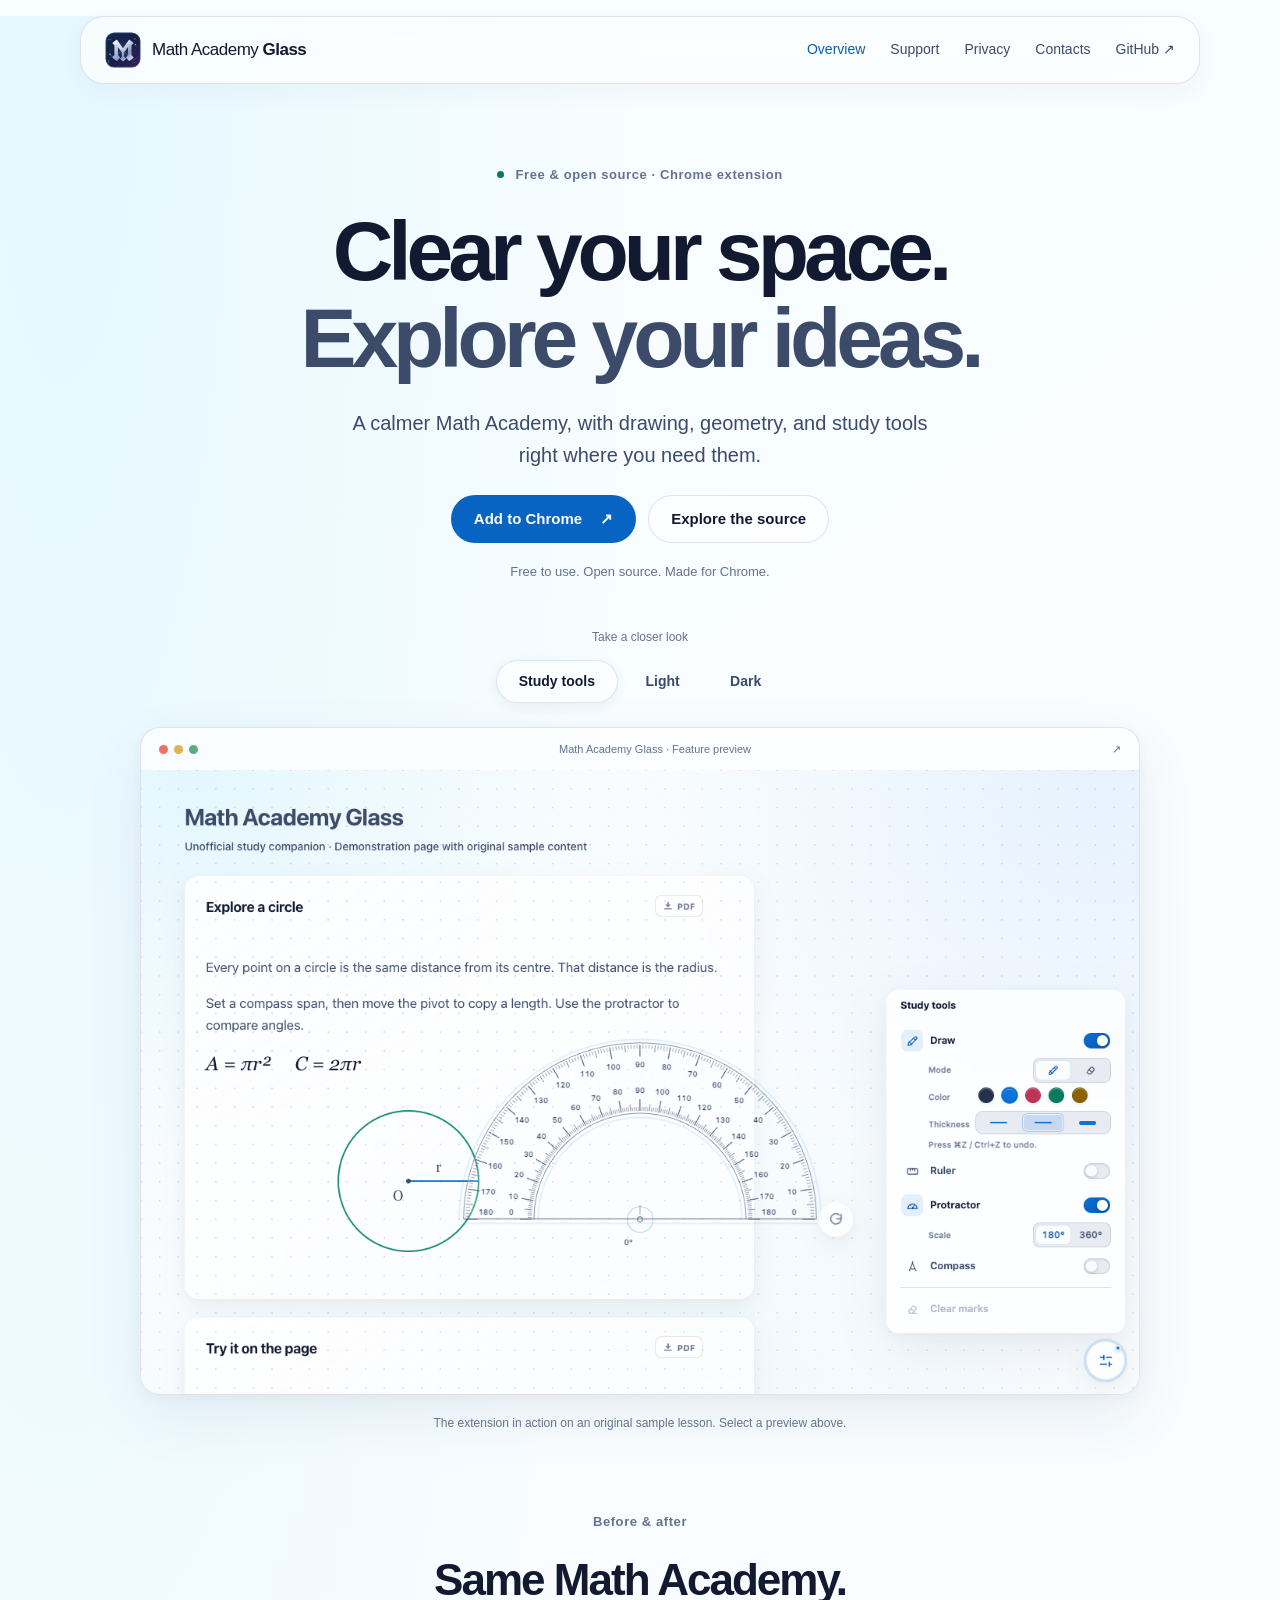
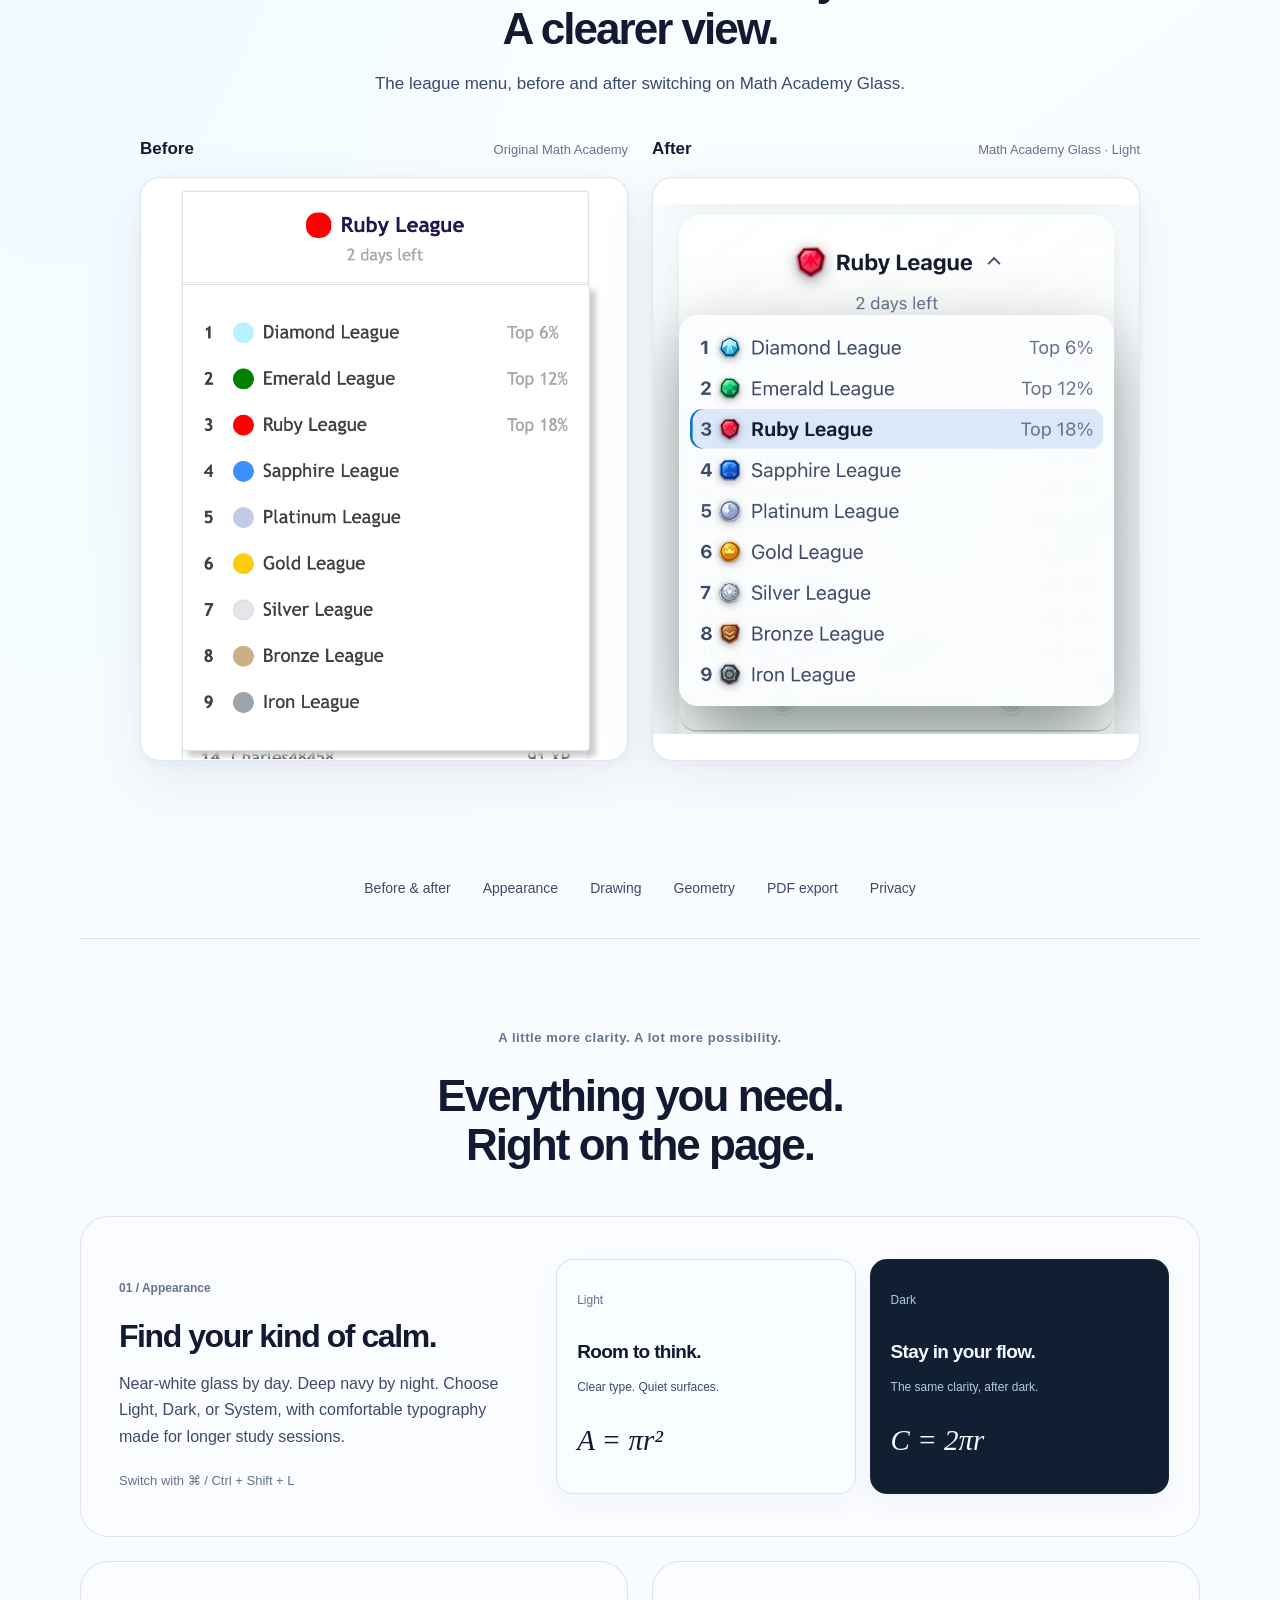
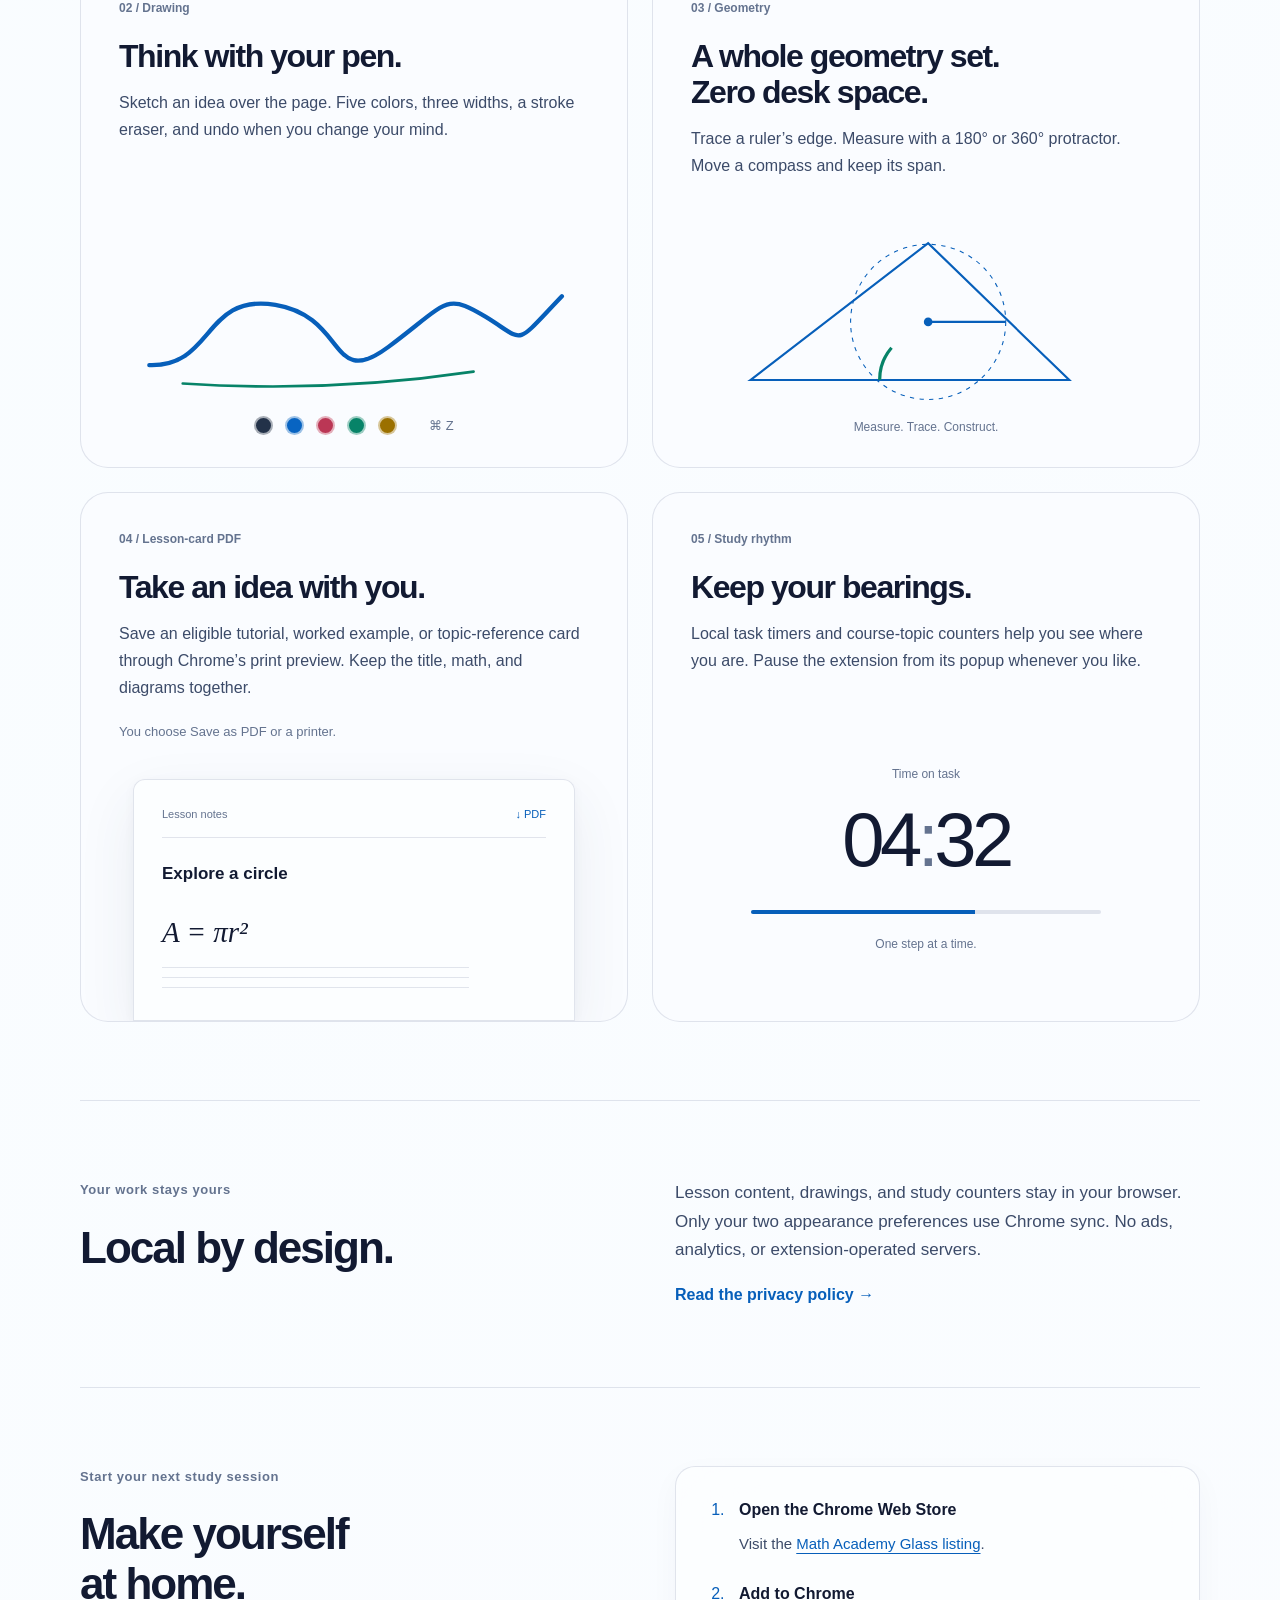
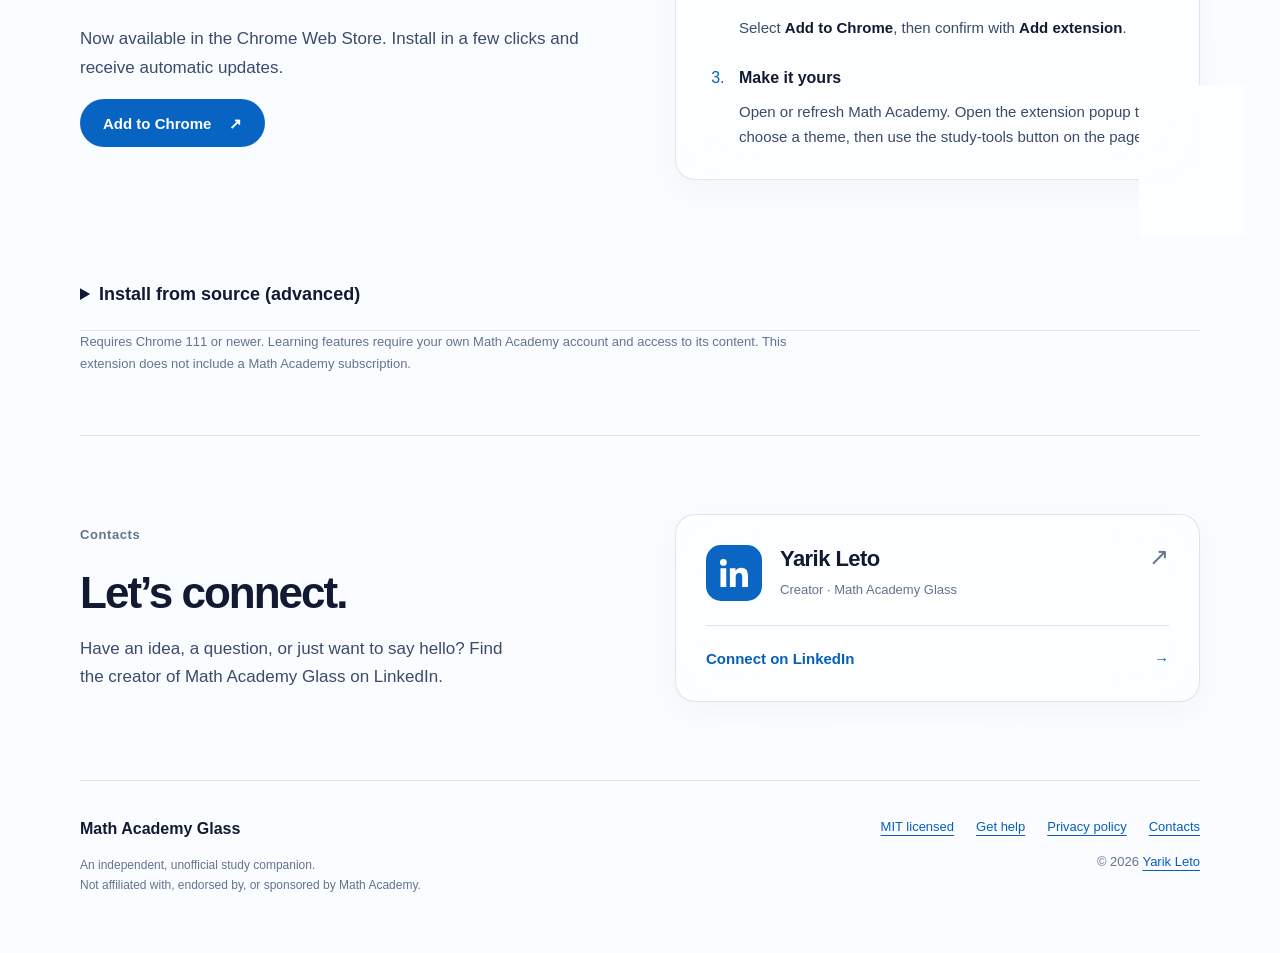
<file: docs/index.html>
<!doctype html>
<html lang="en" data-ma-glass-enabled="true">
<head>
<meta charset="utf-8">
<meta name="viewport" content="width=device-width, initial-scale=1">
<meta name="description" content="An unofficial, open-source glass theme and local study toolkit for Math Academy.">
<meta name="color-scheme" content="light dark">
<meta property="og:title" content="Math Academy Glass — A calmer space to study">
<meta property="og:description" content="An unofficial, open-source glass theme and local study toolkit for Math Academy.">
<meta property="og:image" content="https://yarikleto.github.io/math-academy-glass/assets/readme-banner.png">
<meta property="og:type" content="website">
<link rel="canonical" href="https://yarikleto.github.io/math-academy-glass/">
<link rel="icon" type="image/svg+xml" href="assets/icon.svg">
<link rel="stylesheet" href="site.css">
<title>Math Academy Glass — A calmer space to study</title>
</head>
<body>
<a class="skip" href="#main">Skip to content</a>
<header class="site-header wrap">
 <a class="brand" href="index.html"><img src="assets/icon.svg" width="36" height="36" alt=""><span>Math Academy <strong>Glass</strong></span></a>
 <nav aria-label="Main navigation"><a href="index.html" aria-current="page">Overview</a><a href="support.html">Support</a><a href="privacy.html">Privacy</a><a href="#contacts">Contacts</a><a href="https://github.com/yarikleto/math-academy-glass">GitHub ↗</a></nav>
</header>
<main id="main" class="wrap">
<section class="hero product-hero" aria-labelledby="hero-title">
 <p class="eyebrow"><span class="status-dot"></span> Free &amp; open source · Chrome extension</p>
 <h1 id="hero-title">Clear your space.<br><span>Explore your ideas.</span></h1>
 <p class="hero-copy">A calmer Math Academy, with drawing, geometry, and study tools right where you need them.</p>
 <div class="actions"><a class="button primary" href="https://chromewebstore.google.com/detail/math-academy-glass/lmejjnljjohlghejbclappoijncmbomi">Add to Chrome <span aria-hidden="true">↗</span></a><a class="button secondary" href="https://github.com/yarikleto/math-academy-glass">Explore the source</a></div>
 <p class="small">Free to use. Open source. Made for Chrome.</p>
</section>
<section class="showcase" aria-label="Explore extension previews">
 <fieldset class="preview-switch"><legend>Take a closer look</legend>
 <input type="radio" name="preview" id="preview-tools" checked><label for="preview-tools">Study tools</label>
 <input type="radio" name="preview" id="preview-light"><label for="preview-light">Light</label>
 <input type="radio" name="preview" id="preview-dark"><label for="preview-dark">Dark</label>
 <div class="preview-window"><div class="window-bar" aria-hidden="true"><span class="window-dots"><i></i><i></i><i></i></span><span>Math Academy Glass · Feature preview</span><span>↗</span></div>
 <img class="preview-image tools-image" src="assets/preview-tools.png" width="1280" height="800" alt="Study tools open beside a sample circle lesson, showing pen controls and a transparent protractor.">
 <img class="preview-image light-image" src="assets/preview-light.png" width="1280" height="800" alt="Light appearance with a readable sample lesson and circle diagram.">
 <img class="preview-image dark-image" src="assets/preview-dark.png" width="1280" height="800" alt="Dark appearance with navy surfaces and preserved diagram colors.">
 </div></fieldset>
 <p class="preview-note">The extension in action on an original sample lesson. Select a preview above.</p>
</section>
<section id="before-after" class="comparison section" aria-labelledby="comparison-title">
 <div class="section-heading"><p class="eyebrow">Before &amp; after</p><h2 id="comparison-title">Same Math Academy.<br>A clearer view.</h2><p>The league menu, before and after switching on Math Academy Glass.</p></div>
 <div class="comparison-grid">
  <figure class="comparison-shot"><figcaption><strong>Before</strong><span>Original Math Academy</span></figcaption><div class="comparison-image"><img src="assets/league-before.png" width="840" height="1004" loading="lazy" decoding="async" alt="Original Math Academy league menu with flat color dots, square borders, and no highlighted current league."></div></figure>
  <figure class="comparison-shot"><figcaption><strong>After</strong><span>Math Academy Glass · Light</span></figcaption><div class="comparison-image"><img src="assets/league-after.png" width="786" height="856" loading="lazy" decoding="async" alt="The same league menu with rounded glass surfaces, gemstone icons, and a blue highlight on the current Ruby League."></div></figure>
 </div>
</section>
<nav class="feature-nav" aria-label="Explore features"><a href="#before-after">Before &amp; after</a><a href="#appearance">Appearance</a><a href="#drawing">Drawing</a><a href="#geometry">Geometry</a><a href="#printing">PDF export</a><a href="#local-title">Privacy</a></nav>
<section class="features section" aria-labelledby="features-title">
 <div class="section-heading"><p class="eyebrow">A little more clarity. A lot more possibility.</p><h2 id="features-title">Everything you need.<br>Right on the page.</h2></div>
 <div class="product-grid">
  <article id="appearance" class="feature-tile wide appearance-tile"><div class="tile-copy"><span class="tile-category">01 / Appearance</span><h3>Find your kind of calm.</h3><p>Near-white glass by day. Deep navy by night. Choose Light, Dark, or System, with comfortable typography made for longer study sessions.</p><span class="detail">Switch with ⌘ / Ctrl + Shift + L</span></div><div class="theme-pair" aria-label="Illustrated light and dark reading surfaces"><div class="reading-sample"><span>Light</span><strong>Room to think.</strong><p>Clear type. Quiet surfaces.</p><div class="sample-equation">A = πr²</div></div><div class="reading-sample night"><span>Dark</span><strong>Stay in your flow.</strong><p>The same clarity, after dark.</p><div class="sample-equation">C = 2πr</div></div></div></article>
  <article id="drawing" class="feature-tile"><div class="tile-copy"><span class="tile-category">02 / Drawing</span><h3>Think with your pen.</h3><p>Sketch an idea over the page. Five colors, three widths, a stroke eraser, and undo when you change your mind.</p></div><div class="ink-preview" aria-hidden="true"><svg viewBox="0 0 440 130" fill="none"><path d="M30 93 C90 95 80 26 147 37 S197 117 252 76 S304 25 342 48 S367 77 413 29" stroke="currentColor" stroke-width="4" stroke-linecap="round"/><path d="M61 110 Q196 119 331 99" stroke="#078368" stroke-width="2.5" stroke-linecap="round"/></svg><div class="pen-swatches"><i></i><i></i><i></i><i></i><i></i><span>⌘ Z</span></div></div></article>
  <article id="geometry" class="feature-tile"><div class="tile-copy"><span class="tile-category">03 / Geometry</span><h3>A whole geometry set.<br>Zero desk space.</h3><p>Trace a ruler’s edge. Measure with a 180° or 360° protractor. Move a compass and keep its span.</p></div><div class="geometry-preview" aria-hidden="true"><svg viewBox="0 0 440 190" fill="none"><circle cx="222" cy="102" r="72" stroke="currentColor" stroke-dasharray="4 5"/><path d="M57 156 L222 29 L353 156 Z" stroke="currentColor" stroke-width="2"/><path d="M177 156 A45 45 0 0 1 188 126" stroke="#078368" stroke-width="3"/><circle cx="222" cy="102" r="4" fill="currentColor"/><path d="M222 102 H294" stroke="currentColor" stroke-width="2"/></svg><span>Measure. Trace. Construct.</span></div></article>
  <article id="printing" class="feature-tile print-tile"><div class="tile-copy"><span class="tile-category">04 / Lesson-card PDF</span><h3>Take an idea with you.</h3><p>Save an eligible tutorial, worked example, or topic-reference card through Chrome’s print preview. Keep the title, math, and diagrams together.</p><span class="detail">You choose Save as PDF or a printer.</span></div><div class="paper-preview" aria-hidden="true"><span>Lesson notes <b>↓ PDF</b></span><strong>Explore a circle</strong><div class="sample-equation">A = πr²</div><div class="paper-lines"></div></div></article>
  <article class="feature-tile"><div class="tile-copy"><span class="tile-category">05 / Study rhythm</span><h3>Keep your bearings.</h3><p>Local task timers and course-topic counters help you see where you are. Pause the extension from its popup whenever you like.</p></div><div class="rhythm-preview" aria-hidden="true"><span>Time on task</span><strong>04<span>:</span>32</strong><div class="quiet-track"><i></i></div><span>One step at a time.</span></div></article>
 </div>
</section>
<section class="privacy-callout section" aria-labelledby="local-title"><div><p class="eyebrow">Your work stays yours</p><h2 id="local-title">Local by design.</h2></div><div><p>Lesson content, drawings, and study counters stay in your browser. Only your two appearance preferences use Chrome sync. No ads, analytics, or extension-operated servers.</p><a class="text-link" href="privacy.html">Read the privacy policy <span aria-hidden="true">→</span></a></div></section>
<section id="install" class="install section" aria-labelledby="install-title"><div class="section-heading"><p class="eyebrow">Start your next study session</p><h2 id="install-title">Make yourself<br>at home.</h2><p>Now available in the Chrome Web Store. Install in a few clicks and receive automatic updates.</p><a class="button primary" href="https://chromewebstore.google.com/detail/math-academy-glass/lmejjnljjohlghejbclappoijncmbomi">Add to Chrome <span aria-hidden="true">↗</span></a></div>
<div class="card"><ol class="steps"><li><strong>Open the Chrome Web Store</strong><p>Visit the <a href="https://chromewebstore.google.com/detail/math-academy-glass/lmejjnljjohlghejbclappoijncmbomi">Math Academy Glass listing</a>.</p></li><li><strong>Add to Chrome</strong><p>Select <strong>Add to Chrome</strong>, then confirm with <strong>Add extension</strong>.</p></li><li><strong>Make it yours</strong><p>Open or refresh Math Academy. Open the extension popup to choose a theme, then use the study-tools button on the page.</p></li></ol></div></section>
<details><summary>Install from source (advanced)</summary><p>For development or testing, <a href="https://github.com/yarikleto/math-academy-glass/archive/refs/heads/main.zip">download the source ZIP</a>, unzip it, and keep the folder somewhere permanent.</p><p>Open <code>chrome://extensions</code>, turn on Developer mode, select <strong>Load unpacked</strong>, and choose the folder containing <code>manifest.json</code>. Refresh Math Academy to get started.</p><p>Source installations require manual updates: download or pull the latest source, reload the extension, and refresh Math Academy.</p></details>
<p class="requirements">Requires Chrome 111 or newer. Learning features require your own Math Academy account and access to its content. This extension does not include a Math Academy subscription.</p>
<section id="contacts" class="contacts section" aria-labelledby="contacts-title">
 <div><p class="eyebrow">Contacts</p><h2 id="contacts-title">Let’s connect.</h2><p>Have an idea, a question, or just want to say hello? Find the creator of Math Academy Glass on LinkedIn.</p></div>
 <a class="contact-card card" href="https://www.linkedin.com/in/yarik-leto" target="_blank" rel="noopener noreferrer" aria-label="Connect with Yarik Leto on LinkedIn (opens in a new tab)">
  <span class="linkedin-icon" aria-hidden="true"><svg viewBox="0 0 24 24" width="28" height="28" fill="currentColor"><path d="M5.37 24H.4V7.98h4.97V24ZM2.88 5.79A2.89 2.89 0 1 1 2.9 0a2.89 2.89 0 0 1-.02 5.79ZM24 24h-4.97v-7.8c0-1.86-.04-4.25-2.59-4.25-2.59 0-2.99 2.02-2.99 4.12V24H8.48V7.98h4.77v2.19h.07c.67-1.26 2.29-2.59 4.71-2.59 5.04 0 5.97 3.32 5.97 7.63V24Z"/></svg></span>
  <span class="contact-identity"><strong>Yarik Leto</strong><span>Creator · Math Academy Glass</span></span>
  <span class="contact-arrow" aria-hidden="true">↗</span>
  <span class="contact-cta">Connect on LinkedIn <span aria-hidden="true">→</span></span>
 </a>
</section>
</main>
<footer class="site-footer wrap">
 <div><strong>Math Academy Glass</strong><p>An independent, unofficial study companion.<br>Not affiliated with, endorsed by, or sponsored by Math Academy.</p></div>
 <div class="footer-links"><a href="https://github.com/yarikleto/math-academy-glass/blob/main/LICENSE">MIT licensed</a><a href="support.html">Get help</a><a href="privacy.html">Privacy policy</a><a href="#contacts">Contacts</a><span>© 2026 <a href="https://www.linkedin.com/in/yarik-leto">Yarik Leto</a></span></div>
</footer>
</body></html>
</file>
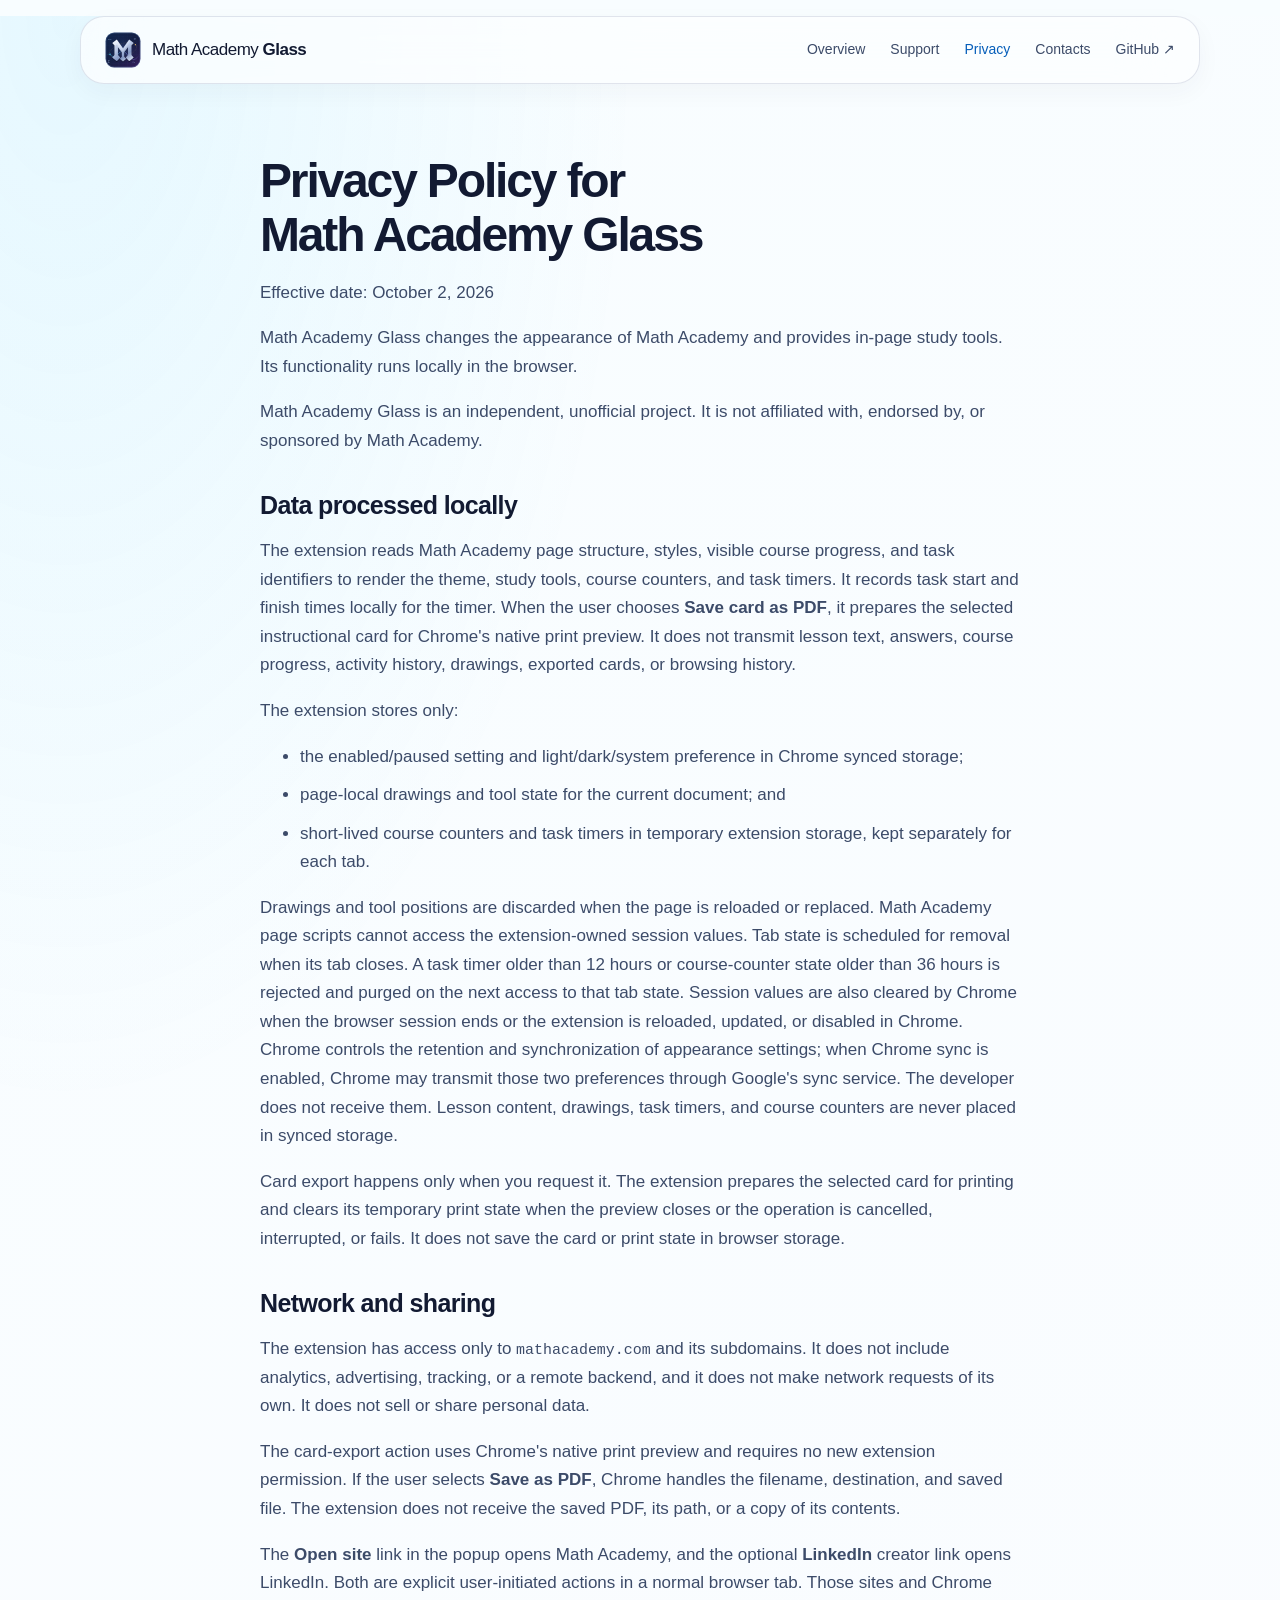
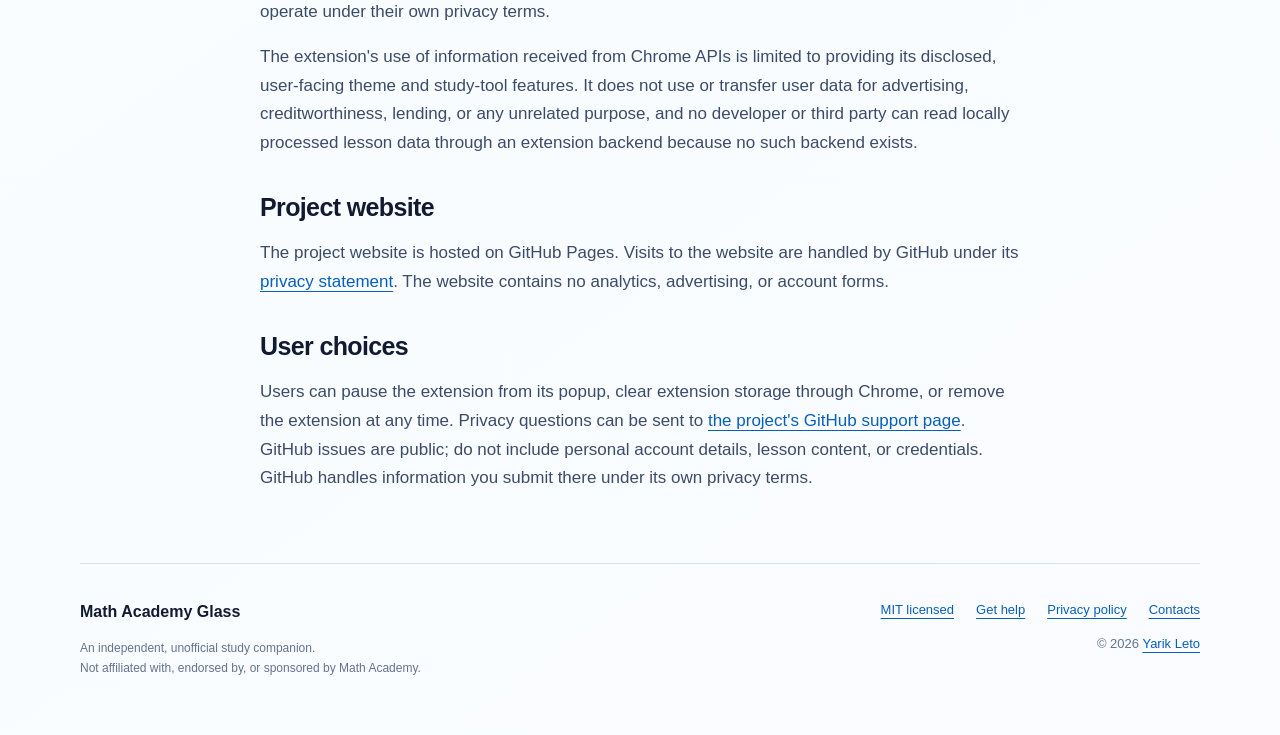
<file: docs/privacy.html>
<!doctype html>
<html lang="en" data-ma-glass-enabled="true">
<head>
<meta charset="utf-8">
<meta name="viewport" content="width=device-width, initial-scale=1">
<meta name="description" content="How Math Academy Glass handles data, appearance preferences, and local study tools.">
<meta name="color-scheme" content="light dark">
<meta property="og:title" content="Privacy Policy — Math Academy Glass">
<meta property="og:description" content="How Math Academy Glass handles data, appearance preferences, and local study tools.">
<meta property="og:image" content="https://yarikleto.github.io/math-academy-glass/assets/readme-banner.png">
<meta property="og:type" content="website">
<link rel="canonical" href="https://yarikleto.github.io/math-academy-glass/privacy.html">
<link rel="icon" type="image/svg+xml" href="assets/icon.svg">
<link rel="stylesheet" href="site.css">
<title>Privacy Policy — Math Academy Glass</title>
</head>
<body>
<a class="skip" href="#main">Skip to content</a>
<header class="site-header wrap">
 <a class="brand" href="index.html"><img src="assets/icon.svg" width="36" height="36" alt=""><span>Math Academy <strong>Glass</strong></span></a>
 <nav aria-label="Main navigation"><a href="index.html">Overview</a><a href="support.html">Support</a><a href="privacy.html" aria-current="page">Privacy</a><a href="index.html#contacts">Contacts</a><a href="https://github.com/yarikleto/math-academy-glass">GitHub ↗</a></nav>
</header>
<main id="main" class="wrap"><article class="policy"><h1>Privacy Policy for Math Academy Glass</h1>
<p>Effective date: October 2, 2026</p>
<p>Math Academy Glass changes the appearance of Math Academy and provides in-page study tools. Its functionality runs locally in the browser.</p>
<p>Math Academy Glass is an independent, unofficial project. It is not affiliated with, endorsed by, or sponsored by Math Academy.</p>
<h2>Data processed locally</h2>
<p>The extension reads Math Academy page structure, styles, visible course progress, and task identifiers to render the theme, study tools, course counters, and task timers. It records task start and finish times locally for the timer. When the user chooses <strong>Save card as PDF</strong>, it prepares the selected instructional card for Chrome&#x27;s native print preview. It does not transmit lesson text, answers, course progress, activity history, drawings, exported cards, or browsing history.</p>
<p>The extension stores only:</p>
<ul><li>the enabled/paused setting and light/dark/system preference in Chrome synced   storage;</li><li>page-local drawings and tool state for the current document; and</li><li>short-lived course counters and task timers in temporary extension storage,   kept separately for each tab.</li></ul>
<p>Drawings and tool positions are discarded when the page is reloaded or replaced. Math Academy page scripts cannot access the extension-owned session values. Tab state is scheduled for removal when its tab closes. A task timer older than 12 hours or course-counter state older than 36 hours is rejected and purged on the next access to that tab state. Session values are also cleared by Chrome when the browser session ends or the extension is reloaded, updated, or disabled in Chrome. Chrome controls the retention and synchronization of appearance settings; when Chrome sync is enabled, Chrome may transmit those two preferences through Google&#x27;s sync service. The developer does not receive them. Lesson content, drawings, task timers, and course counters are never placed in synced storage.</p>
<p>Card export happens only when you request it. The extension prepares the selected card for printing and clears its temporary print state when the preview closes or the operation is cancelled, interrupted, or fails. It does not save the card or print state in browser storage.</p>
<h2>Network and sharing</h2>
<p>The extension has access only to <code>mathacademy.com</code> and its subdomains. It does not include analytics, advertising, tracking, or a remote backend, and it does not make network requests of its own. It does not sell or share personal data.</p>
<p>The card-export action uses Chrome&#x27;s native print preview and requires no new extension permission. If the user selects <strong>Save as PDF</strong>, Chrome handles the filename, destination, and saved file. The extension does not receive the saved PDF, its path, or a copy of its contents.</p>
<p>The <strong>Open site</strong> link in the popup opens Math Academy, and the optional <strong>LinkedIn</strong> creator link opens LinkedIn. Both are explicit user-initiated actions in a normal browser tab. Those sites and Chrome operate under their own privacy terms.</p>
<p>The extension&#x27;s use of information received from Chrome APIs is limited to providing its disclosed, user-facing theme and study-tool features. It does not use or transfer user data for advertising, creditworthiness, lending, or any unrelated purpose, and no developer or third party can read locally processed lesson data through an extension backend because no such backend exists.</p>
<h2>Project website</h2>
<p>The project website is hosted on GitHub Pages. Visits to the website are handled by GitHub under its <a href="https://docs.github.com/en/site-policy/privacy-policies/github-general-privacy-statement">privacy statement</a>. The website contains no analytics, advertising, or account forms.</p>
<h2>User choices</h2>
<p>Users can pause the extension from its popup, clear extension storage through Chrome, or remove the extension at any time. Privacy questions can be sent to <a href="https://github.com/yarikleto/math-academy-glass/issues">the project&#x27;s GitHub support page</a>. GitHub issues are public; do not include personal account details, lesson content, or credentials. GitHub handles information you submit there under its own privacy terms.</p></article></main>
<footer class="site-footer wrap">
 <div><strong>Math Academy Glass</strong><p>An independent, unofficial study companion.<br>Not affiliated with, endorsed by, or sponsored by Math Academy.</p></div>
 <div class="footer-links"><a href="https://github.com/yarikleto/math-academy-glass/blob/main/LICENSE">MIT licensed</a><a href="support.html">Get help</a><a href="privacy.html">Privacy policy</a><a href="index.html#contacts">Contacts</a><span>© 2026 <a href="https://www.linkedin.com/in/yarik-leto">Yarik Leto</a></span></div>
</footer>
</body></html>
</file>
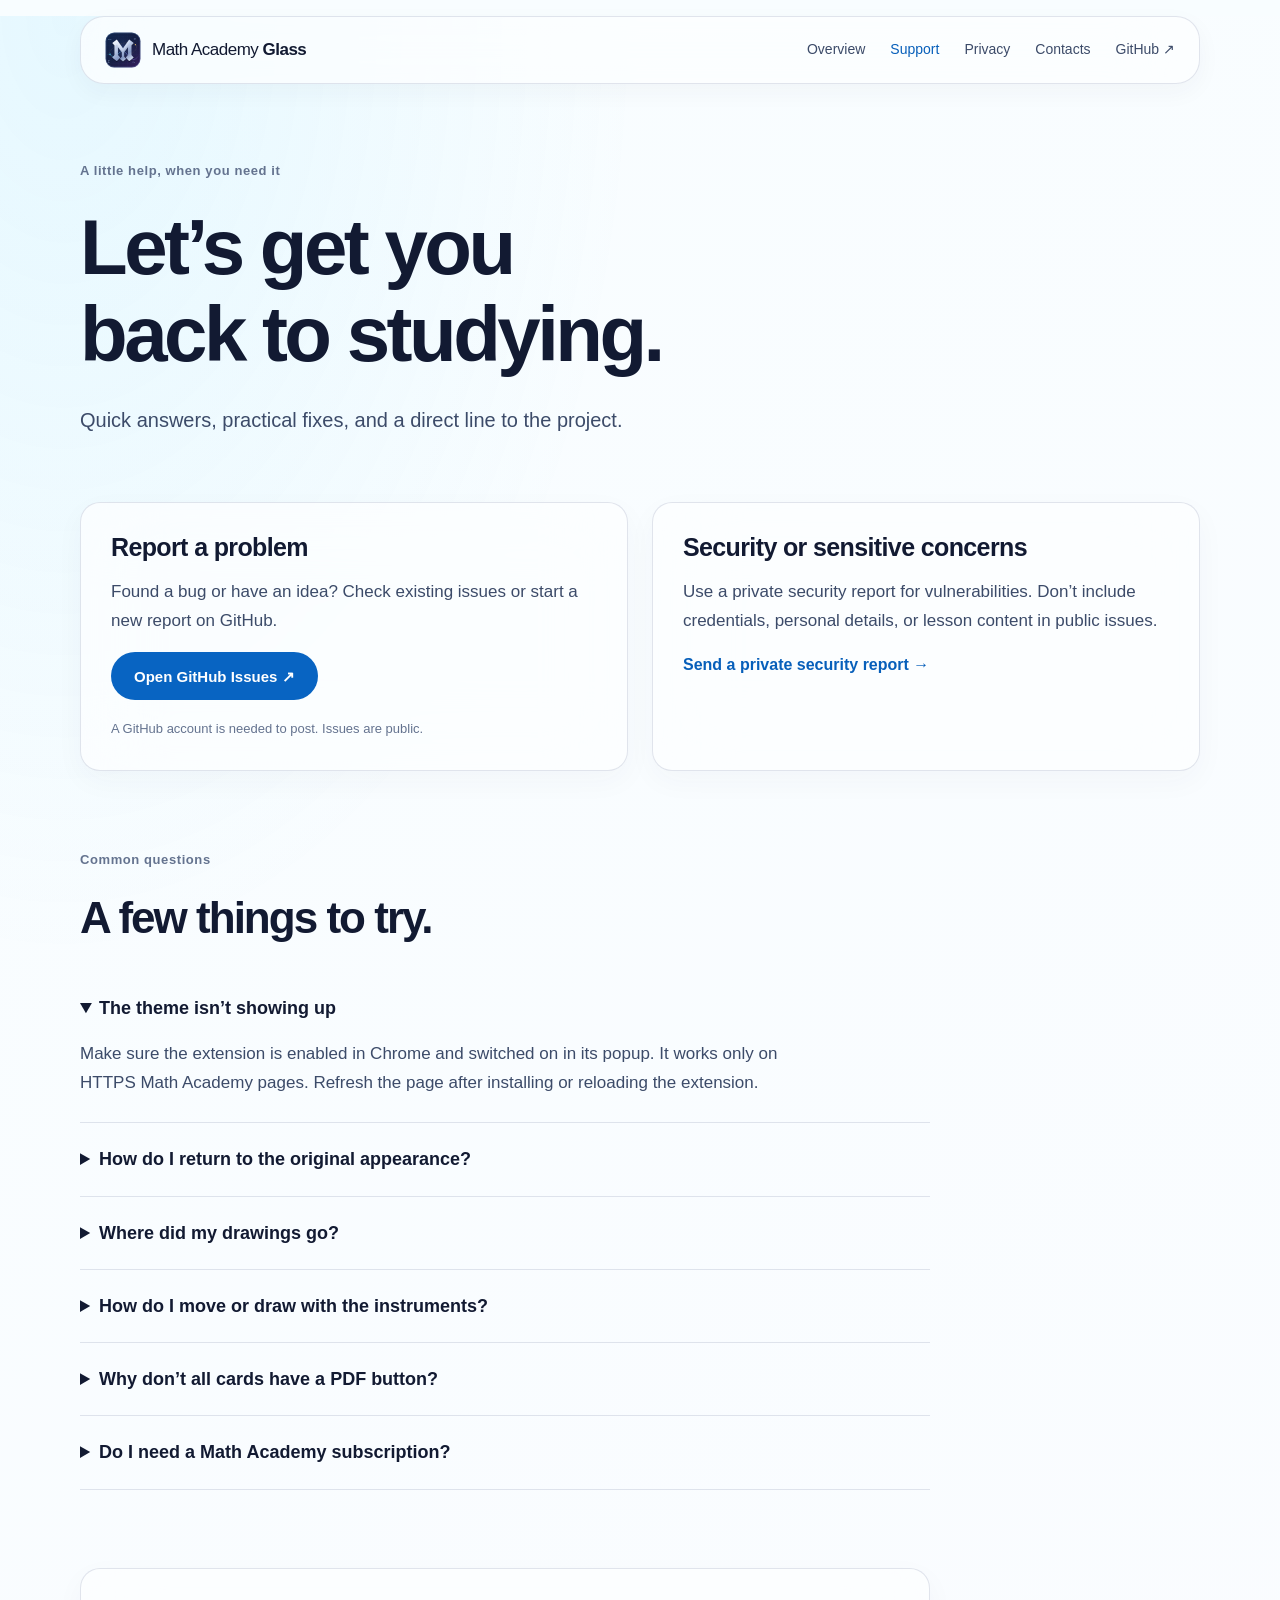
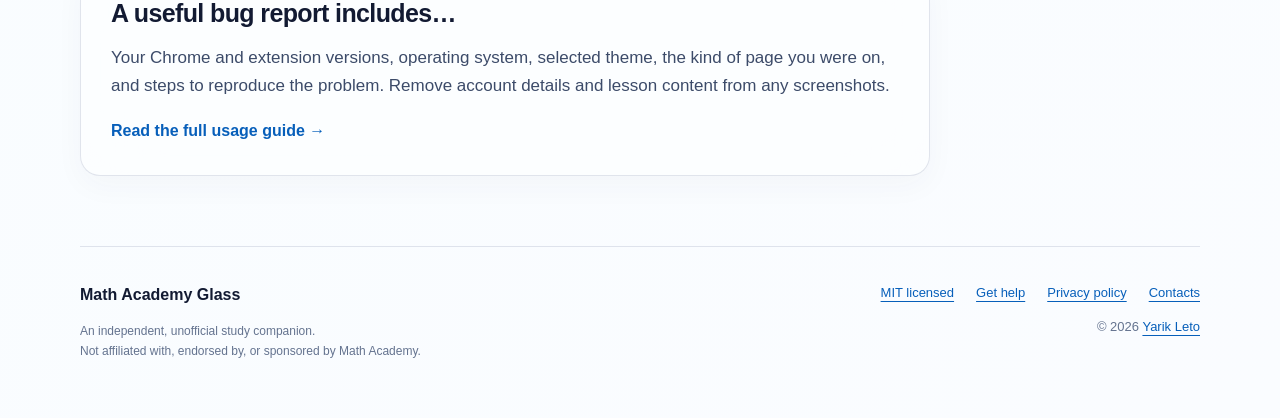
<file: docs/support.html>
<!doctype html>
<html lang="en" data-ma-glass-enabled="true">
<head>
<meta charset="utf-8">
<meta name="viewport" content="width=device-width, initial-scale=1">
<meta name="description" content="Get help with themes, drawing tools, installation, and lesson-card printing.">
<meta name="color-scheme" content="light dark">
<meta property="og:title" content="Support — Math Academy Glass">
<meta property="og:description" content="Get help with themes, drawing tools, installation, and lesson-card printing.">
<meta property="og:image" content="https://yarikleto.github.io/math-academy-glass/assets/readme-banner.png">
<meta property="og:type" content="website">
<link rel="canonical" href="https://yarikleto.github.io/math-academy-glass/support.html">
<link rel="icon" type="image/svg+xml" href="assets/icon.svg">
<link rel="stylesheet" href="site.css">
<title>Support — Math Academy Glass</title>
</head>
<body>
<a class="skip" href="#main">Skip to content</a>
<header class="site-header wrap">
 <a class="brand" href="index.html"><img src="assets/icon.svg" width="36" height="36" alt=""><span>Math Academy <strong>Glass</strong></span></a>
 <nav aria-label="Main navigation"><a href="index.html">Overview</a><a href="support.html" aria-current="page">Support</a><a href="privacy.html">Privacy</a><a href="index.html#contacts">Contacts</a><a href="https://github.com/yarikleto/math-academy-glass">GitHub ↗</a></nav>
</header>
<main id="main" class="wrap">
<section class="page-intro"><p class="eyebrow">A little help, when you need it</p><h1>Let’s get you<br>back to studying.</h1><p>Quick answers, practical fixes, and a direct line to the project.</p></section>
<section class="support-grid" aria-label="Support options"><article class="card"><h2>Report a problem</h2><p>Found a bug or have an idea? Check existing issues or start a new report on GitHub.</p><a class="button primary" href="https://github.com/yarikleto/math-academy-glass/issues">Open GitHub Issues ↗</a><p class="small">A GitHub account is needed to post. Issues are public.</p></article><article class="card"><h2>Security or sensitive concerns</h2><p>Use a private security report for vulnerabilities. Don’t include credentials, personal details, or lesson content in public issues.</p><a class="text-link" href="https://github.com/yarikleto/math-academy-glass/security/advisories/new">Send a private security report →</a></article></section>
<section class="faq section" aria-labelledby="faq-title"><p class="eyebrow">Common questions</p><h2 id="faq-title">A few things to try.</h2>
<details open><summary>The theme isn’t showing up</summary><p>Make sure the extension is enabled in Chrome and switched on in its popup. It works only on HTTPS Math Academy pages. Refresh the page after installing or reloading the extension.</p></details>
<details><summary>How do I return to the original appearance?</summary><p>Switch the extension off from its popup. You can also choose System, Light, or Dark there. Command/Ctrl + Shift + L switches light and dark when you’re not typing in an editable field.</p></details>
<details><summary>Where did my drawings go?</summary><p>Drawings and geometry-tool positions belong to the current page and reset when you reload or navigate. Use Command/Ctrl + Z to undo a mark, erase, or clear action before leaving the page.</p></details>
<details><summary>How do I move or draw with the instruments?</summary><p>Drag a ruler or protractor by its clear body and rotate it using its round handle. Enable Draw to trace the instrument edges. The compass keeps its span when you move its pivot. Press Escape to turn the active tools off.</p></details>
<details><summary>Why don’t all cards have a PDF button?</summary><p>Printing is available for eligible tutorial, worked-example, and noninteractive topic-reference cards. Question and answer cards are intentionally excluded. The button opens Chrome’s print preview, where you choose Save as PDF or cancel.</p></details>
<details><summary>Do I need a Math Academy subscription?</summary><p>You need your own Math Academy account and access to the lessons you want to use. Math Academy Glass is a free, independent extension and doesn’t provide subscription access.</p></details>
</section>
<section class="report-note card"><h2>A useful bug report includes…</h2><p>Your Chrome and extension versions, operating system, selected theme, the kind of page you were on, and steps to reproduce the problem. Remove account details and lesson content from any screenshots.</p><a class="text-link" href="https://github.com/yarikleto/math-academy-glass/blob/main/README.md">Read the full usage guide →</a></section>
</main>
<footer class="site-footer wrap">
 <div><strong>Math Academy Glass</strong><p>An independent, unofficial study companion.<br>Not affiliated with, endorsed by, or sponsored by Math Academy.</p></div>
 <div class="footer-links"><a href="https://github.com/yarikleto/math-academy-glass/blob/main/LICENSE">MIT licensed</a><a href="support.html">Get help</a><a href="privacy.html">Privacy policy</a><a href="index.html#contacts">Contacts</a><span>© 2026 <a href="https://www.linkedin.com/in/yarik-leto">Yarik Leto</a></span></div>
</footer>
</body></html>
</file>
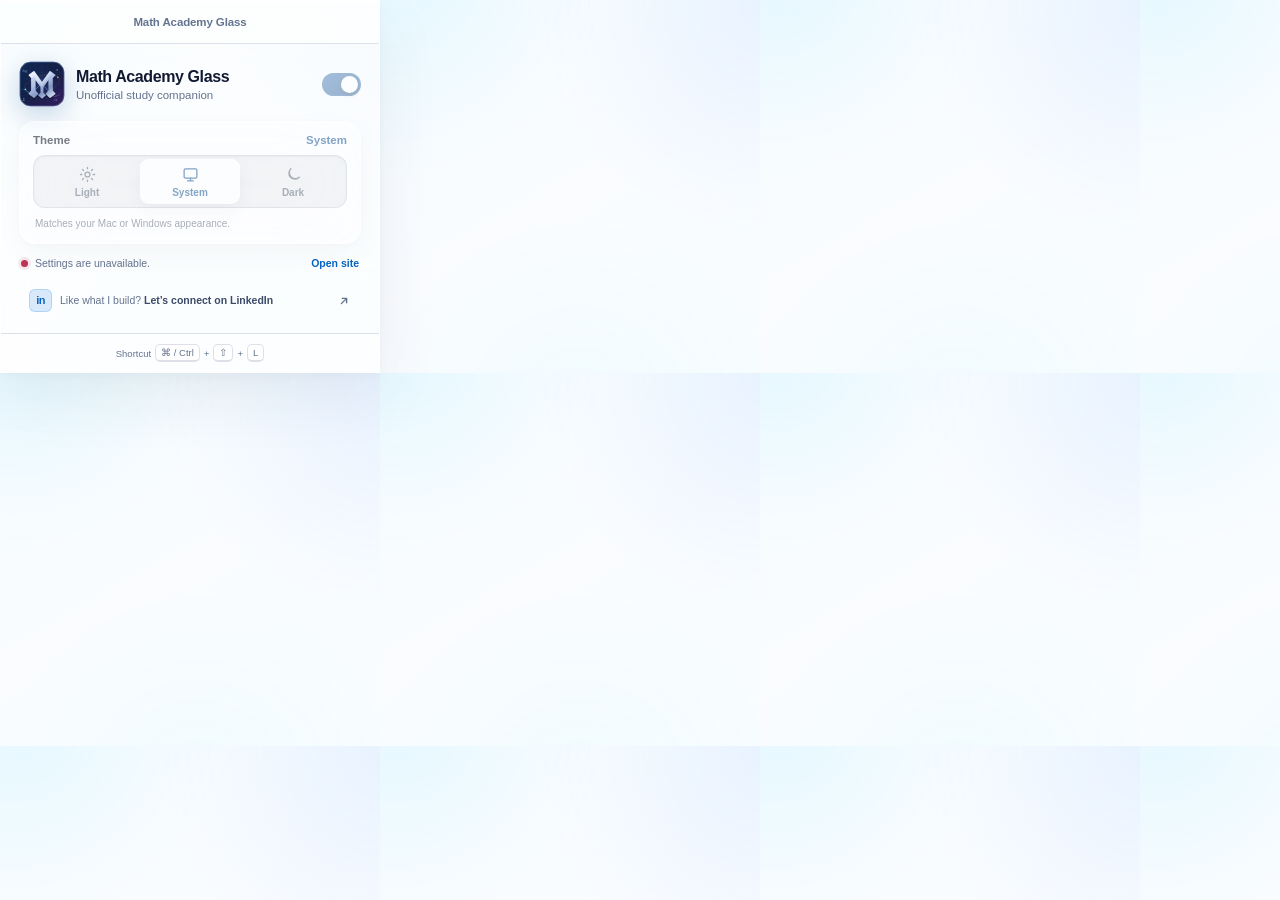
<file: popup/popup.html>
<!doctype html>
<html lang="en">
  <head>
    <meta charset="utf-8">
    <meta name="viewport" content="width=device-width, initial-scale=1">
    <title>Math Academy Glass</title>
    <link rel="stylesheet" href="popup.css">
  </head>
  <body>
    <main class="window">
      <header class="titlebar">
        <span class="titlebar-label">Math Academy Glass</span>
      </header>

      <section class="content">
        <div class="brand-row">
          <div class="brand-icon" aria-hidden="true">
            <img src="../icons/icon.svg" alt="">
          </div>
          <div class="brand-copy">
            <h1>Math Academy Glass</h1>
            <p>Unofficial study companion</p>
          </div>
          <label class="switch" id="enabled-switch">
            <span class="sr-only">Enable Math Academy Glass</span>
            <input id="enabled" type="checkbox" aria-describedby="extension-status" disabled>
            <span class="switch-track" aria-hidden="true"><span class="switch-thumb"></span></span>
          </label>
        </div>

        <section class="control-card" id="appearance-controls" aria-labelledby="theme-heading">
          <div class="control-heading">
            <span id="theme-heading">Theme</span>
            <span id="mode-label" class="mode-label">System</span>
          </div>

          <div class="segmented-control" role="radiogroup" aria-label="Theme preference">
            <button class="segment" type="button" role="radio" data-theme="light" aria-checked="false" disabled>
              <svg viewBox="0 0 24 24" aria-hidden="true">
                <circle cx="12" cy="12" r="3.5"/>
                <path d="M12 2v2M12 20v2M4.93 4.93l1.42 1.42M17.65 17.65l1.42 1.42M2 12h2M20 12h2M4.93 19.07l1.42-1.42M17.65 6.35l1.42-1.42"/>
              </svg>
              <span>Light</span>
            </button>
            <button class="segment" type="button" role="radio" data-theme="system" aria-checked="true" disabled>
              <svg viewBox="0 0 24 24" aria-hidden="true">
                <rect x="3" y="4" width="18" height="13" rx="2"/>
                <path d="M8 21h8M12 17v4"/>
              </svg>
              <span>System</span>
            </button>
            <button class="segment" type="button" role="radio" data-theme="dark" aria-checked="false" disabled>
              <svg viewBox="0 0 24 24" aria-hidden="true">
                <path d="M20.3 15.7A8.5 8.5 0 0 1 8.3 3.7a8.5 8.5 0 1 0 12 12Z"/>
              </svg>
              <span>Dark</span>
            </button>
          </div>

          <p class="hint" id="theme-hint">Matches your Mac or Windows appearance.</p>
        </section>

        <div id="extension-status" class="status-row">
          <span class="status-dot" aria-hidden="true"></span>
          <span id="status-text" role="status" aria-live="polite" aria-atomic="true">Loading settings…</span>
          <a id="open-site" href="https://www.mathacademy.com/" target="_blank" rel="noreferrer">Open site</a>
        </div>

        <a
          class="creator-link"
          href="https://www.linkedin.com/in/yarik-leto/"
          target="_blank"
          rel="noopener noreferrer"
          aria-label="Connect with creator Yarik Leto on LinkedIn"
        >
          <span class="linkedin-mark" aria-hidden="true">in</span>
          <span class="creator-copy">Like what I build? <strong>Let’s connect on LinkedIn</strong></span>
          <svg class="creator-arrow" viewBox="0 0 16 16" aria-hidden="true">
            <path d="M5 11 11 5M6 5h5v5"/>
          </svg>
        </a>
      </section>

      <footer>
        <span>Shortcut</span>
        <kbd>⌘ / Ctrl</kbd><span>+</span><kbd>⇧</kbd><span>+</span><kbd>L</kbd>
      </footer>
    </main>
    <script src="popup.js"></script>
  </body>
</html>
</file>
<file: docs/site.css>
html[data-ma-glass-enabled="true"] {
  color-scheme: light; --bg:#f8fdff; --bg-alt:#fafcff; --text:#121a32; --soft:#3c4b69;
  --muted:#64738f; --accent:#075fba; --glass:rgba(253,254,255,.78); --line:rgba(57,73,119,.14);
  --shadow:0 22px 60px rgba(45,63,83,.08),0 3px 12px rgba(45,63,83,.04);
  font-family:-apple-system,BlinkMacSystemFont,"Segoe UI",sans-serif; scroll-behavior:smooth;
  background:var(--bg); color:var(--text); -webkit-font-smoothing:antialiased;
}
html[data-ma-glass-enabled="true"] * {box-sizing:border-box}
html[data-ma-glass-enabled="true"] body {margin:0;background:radial-gradient(ellipse at 5% 0%,rgba(37,198,255,.09),transparent 36rem),linear-gradient(145deg,var(--bg),var(--bg-alt));line-height:1.68}
html[data-ma-glass-enabled="true"] a {color:var(--accent);text-underline-offset:4px}
html[data-ma-glass-enabled="true"] a:hover {text-decoration-thickness:2px}
html[data-ma-glass-enabled="true"] :focus-visible {outline:3px solid var(--accent);outline-offset:5px}
html[data-ma-glass-enabled="true"] img {max-width:100%;height:auto;display:block}
html[data-ma-glass-enabled="true"] h1,html[data-ma-glass-enabled="true"] h2,html[data-ma-glass-enabled="true"] h3 {line-height:1.12;letter-spacing:-.045em;margin:0;text-wrap:balance}
html[data-ma-glass-enabled="true"] h1 {font-size:clamp(42px,6.3vw,78px);font-weight:720}
html[data-ma-glass-enabled="true"] h2 {font-size:clamp(30px,3.5vw,44px);font-weight:680}
html[data-ma-glass-enabled="true"] h3 {font-size:23px;font-weight:650;letter-spacing:-.025em}
html[data-ma-glass-enabled="true"] p {color:var(--soft);font-size:17px;text-wrap:pretty}
html[data-ma-glass-enabled="true"] .wrap {width:min(1120px,calc(100% - 64px));margin-inline:auto}
html[data-ma-glass-enabled="true"] .site-header {min-height:98px;display:flex;align-items:center;justify-content:space-between;gap:24px;border-bottom:1px solid var(--line)}
html[data-ma-glass-enabled="true"] .brand {display:flex;align-items:center;gap:11px;text-decoration:none;color:var(--text);font-size:17px;letter-spacing:-.03em;white-space:nowrap}
html[data-ma-glass-enabled="true"] .site-header nav {display:flex;gap:25px;font-size:14px}
html[data-ma-glass-enabled="true"] .site-header nav a {color:var(--soft);text-decoration:none}
html[data-ma-glass-enabled="true"] .site-header nav a[aria-current] {color:var(--accent)}
html[data-ma-glass-enabled="true"] .hero {padding:76px 0 45px;max-width:680px}
html[data-ma-glass-enabled="true"] .eyebrow {color:var(--muted);font-size:13px;font-weight:600;letter-spacing:.045em;margin:0 0 22px}
html[data-ma-glass-enabled="true"] .status-dot {display:inline-block;width:7px;height:7px;background:#077a5e;border-radius:50%;margin:0 7px 1px 0}
html[data-ma-glass-enabled="true"] .hero-copy {max-width:590px;font-size:20px;margin:25px 0 28px;line-height:1.6}
html[data-ma-glass-enabled="true"] .actions {display:flex;flex-wrap:wrap;gap:12px}
html[data-ma-glass-enabled="true"] .button {display:inline-flex;align-items:center;justify-content:center;gap:18px;min-height:48px;padding:10px 22px;border-radius:12px;text-decoration:none;font-size:15px;font-weight:600;border:1px solid transparent;transition:background .15s,border-color .15s}
html[data-ma-glass-enabled="true"] .primary {background:#0864c2;color:#fff}
html[data-ma-glass-enabled="true"] .primary:hover {background:#0754a6}
html[data-ma-glass-enabled="true"] .secondary {background:var(--glass);color:var(--text);border-color:var(--line)}
html[data-ma-glass-enabled="true"] .secondary:hover {border-color:var(--accent)}
html[data-ma-glass-enabled="true"] .small {font-size:13px;color:var(--muted);margin-top:18px}
html[data-ma-glass-enabled="true"] .banner {margin:0}
html[data-ma-glass-enabled="true"] .banner img {width:100%;border-radius:20px;box-shadow:var(--shadow);border:1px solid var(--line)}
html[data-ma-glass-enabled="true"] figcaption {font-size:12px;color:var(--muted);text-align:right;margin-top:12px}
html[data-ma-glass-enabled="true"] .section {padding:78px 0}
html[data-ma-glass-enabled="true"] .section-heading {margin-bottom:32px}
html[data-ma-glass-enabled="true"] .feature-grid {display:grid;grid-template-columns:repeat(3,minmax(0,1fr));gap:20px}
html[data-ma-glass-enabled="true"] .card {background:var(--glass);border:1px solid var(--line);border-radius:20px;padding:30px;box-shadow:0 10px 30px rgba(45,63,83,.035);backdrop-filter:blur(38px) saturate(125%)}
html[data-ma-glass-enabled="true"] .card p:last-child {margin-bottom:0}
html[data-ma-glass-enabled="true"] .feature-symbol {display:block;font-size:35px;color:var(--accent);margin-bottom:30px;line-height:1}
html[data-ma-glass-enabled="true"] .feature-grid p {font-size:16px}
html[data-ma-glass-enabled="true"] .privacy-callout {display:grid;grid-template-columns:1fr 1fr;gap:70px;border-top:1px solid var(--line);border-bottom:1px solid var(--line)}
html[data-ma-glass-enabled="true"] .privacy-callout p {margin-top:0}
html[data-ma-glass-enabled="true"] .text-link {font-size:16px;font-weight:600;text-decoration:none}
html[data-ma-glass-enabled="true"] .install {display:grid;grid-template-columns:1fr 1fr;gap:70px;scroll-margin-top:30px}
html[data-ma-glass-enabled="true"] .steps {padding-left:23px;margin:0}
html[data-ma-glass-enabled="true"] .steps li {padding-left:10px;margin-bottom:25px;color:var(--accent)}
html[data-ma-glass-enabled="true"] .steps li:last-child {margin-bottom:0}
html[data-ma-glass-enabled="true"] .steps strong {color:var(--text)}
html[data-ma-glass-enabled="true"] .steps p {font-size:15px;margin:7px 0 0}
html[data-ma-glass-enabled="true"] code {font-size:.88em;overflow-wrap:anywhere}
html[data-ma-glass-enabled="true"] .requirements {font-size:13px;color:var(--muted);max-width:720px;margin:0 0 60px}
html[data-ma-glass-enabled="true"] .contacts {display:grid;grid-template-columns:1fr 1fr;align-items:center;gap:70px;border-top:1px solid var(--line);scroll-margin-top:150px}
html[data-ma-glass-enabled="true"] .contacts p:last-child {max-width:440px;margin-bottom:0}
html[data-ma-glass-enabled="true"] .contact-card {display:grid;grid-template-columns:56px minmax(0,1fr) auto;align-items:center;gap:24px 18px;color:var(--text);text-decoration:none;transition:border-color .18s,box-shadow .18s}
html[data-ma-glass-enabled="true"] .contact-card:hover {border-color:var(--accent);box-shadow:var(--shadow)}
html[data-ma-glass-enabled="true"] .linkedin-icon {display:grid;place-items:center;width:56px;height:56px;border-radius:15px;background:#0a66c2;color:#fff}
html[data-ma-glass-enabled="true"] .linkedin-icon svg {display:block}
html[data-ma-glass-enabled="true"] .contact-identity strong {display:block;font-size:22px;line-height:1.3;letter-spacing:-.025em;font-weight:650}
html[data-ma-glass-enabled="true"] .contact-identity>span {display:block;color:var(--muted);font-size:13px;margin-top:5px}
html[data-ma-glass-enabled="true"] .contact-arrow {align-self:start;color:var(--muted);font-size:24px;line-height:1}
html[data-ma-glass-enabled="true"] .contact-cta {grid-column:1/-1;display:flex;justify-content:space-between;gap:16px;border-top:1px solid var(--line);padding-top:20px;color:var(--accent);font-size:15px;font-weight:600}
html[data-ma-glass-enabled="true"] .site-footer {border-top:1px solid var(--line);padding-block:35px 45px;display:flex;justify-content:space-between;gap:40px}
html[data-ma-glass-enabled="true"] .site-footer p {font-size:12px;line-height:1.7;color:var(--muted)}
html[data-ma-glass-enabled="true"] .footer-links {display:flex;flex-wrap:wrap;justify-content:flex-end;align-content:flex-start;gap:13px 22px;font-size:13px;max-width:350px}
html[data-ma-glass-enabled="true"] .footer-links span {color:var(--muted)}
html[data-ma-glass-enabled="true"] .page-intro {max-width:750px;padding:76px 0 45px}
html[data-ma-glass-enabled="true"] .page-intro>p:last-child {font-size:20px;margin-top:25px}
html[data-ma-glass-enabled="true"] .support-grid {display:grid;grid-template-columns:1fr 1fr;gap:24px}
html[data-ma-glass-enabled="true"] .support-grid h2,html[data-ma-glass-enabled="true"] .report-note h2 {font-size:25px;letter-spacing:-.025em}
html[data-ma-glass-enabled="true"] .faq {max-width:850px}
html[data-ma-glass-enabled="true"] .faq h2 {margin-bottom:30px}
html[data-ma-glass-enabled="true"] details {padding:21px 0;border-bottom:1px solid var(--line)}
html[data-ma-glass-enabled="true"] summary {cursor:pointer;font-size:18px;font-weight:600;padding-right:10px}
html[data-ma-glass-enabled="true"] details p {margin-bottom:4px;max-width:750px}
html[data-ma-glass-enabled="true"] .report-note {margin-bottom:70px;max-width:850px}
html[data-ma-glass-enabled="true"] .policy {max-width:760px;margin:70px auto}
html[data-ma-glass-enabled="true"] .policy h1 {font-size:clamp(34px,4vw,48px)}
html[data-ma-glass-enabled="true"] .policy h2 {font-size:25px;margin:36px 0 18px;letter-spacing:-.025em}
html[data-ma-glass-enabled="true"] .policy li {color:var(--soft);font-size:17px;margin:10px 0}
html[data-ma-glass-enabled="true"] .skip {position:absolute;left:20px;top:-100px;padding:10px 20px;background:var(--bg);z-index:10}
html[data-ma-glass-enabled="true"] .skip:focus {top:10px}
/* Content stays calm; translucent material is reserved for navigation and controls. */
html[data-ma-glass-enabled="true"] .site-header {position:sticky;top:16px;z-index:5;min-height:68px;margin-top:16px;padding:12px 24px;border:1px solid var(--line);border-radius:24px;background:var(--glass);backdrop-filter:blur(38px) saturate(125%);box-shadow:0 8px 24px rgba(45,63,83,.04)}
html[data-ma-glass-enabled="true"] .product-hero {text-align:center;max-width:900px;margin:auto;padding:80px 0 32px}
html[data-ma-glass-enabled="true"] .product-hero h1 {font-size:clamp(44px,6.6vw,84px);line-height:1.04;letter-spacing:-.06em}
html[data-ma-glass-enabled="true"] .product-hero h1 span {color:var(--soft)}
html[data-ma-glass-enabled="true"] .product-hero .hero-copy {max-width:610px;margin:24px auto}
html[data-ma-glass-enabled="true"] .product-hero .actions {justify-content:center}
html[data-ma-glass-enabled="true"] .button {border-radius:99px}
html[data-ma-glass-enabled="true"] .showcase {max-width:1000px;margin:0 auto}
html[data-ma-glass-enabled="true"] .preview-switch {border:0;padding:0;margin:0;text-align:center;min-width:0}
html[data-ma-glass-enabled="true"] .preview-switch legend {width:100%;font-size:12px;color:var(--muted);margin-bottom:12px}
html[data-ma-glass-enabled="true"] .preview-switch input {position:absolute;width:1px;height:1px;clip-path:inset(50%);overflow:hidden}
html[data-ma-glass-enabled="true"] .preview-switch label {display:inline-block;padding:9px 22px;border:1px solid transparent;border-radius:99px;font-size:14px;font-weight:600;cursor:pointer;color:var(--soft)}
html[data-ma-glass-enabled="true"] .preview-switch input:checked+label {background:var(--glass);border-color:var(--line);color:var(--text);box-shadow:0 3px 12px rgba(45,63,83,.07)}
html[data-ma-glass-enabled="true"] .preview-switch input:focus-visible+label {outline:3px solid var(--accent);outline-offset:3px}
html[data-ma-glass-enabled="true"] .preview-switch label:hover {color:var(--accent)}
html[data-ma-glass-enabled="true"] .preview-window {border:1px solid var(--line);border-radius:20px;overflow:hidden;box-shadow:var(--shadow);margin-top:24px;background:var(--glass)}
html[data-ma-glass-enabled="true"] .window-bar {height:42px;padding:0 18px;display:flex;align-items:center;justify-content:space-between;font-size:11px;color:var(--muted);gap:12px}
html[data-ma-glass-enabled="true"] .window-dots {display:flex;gap:6px}
html[data-ma-glass-enabled="true"] .window-dots i {width:9px;height:9px;border-radius:50%;background:#ed726b}
html[data-ma-glass-enabled="true"] .window-dots i:nth-child(2) {background:#dab552}
html[data-ma-glass-enabled="true"] .window-dots i:nth-child(3) {background:#59ad7c}
html[data-ma-glass-enabled="true"] .preview-image {display:none;width:100%}
html[data-ma-glass-enabled="true"] #preview-tools:checked~.preview-window .tools-image,html[data-ma-glass-enabled="true"] #preview-light:checked~.preview-window .light-image,html[data-ma-glass-enabled="true"] #preview-dark:checked~.preview-window .dark-image {display:block}
html[data-ma-glass-enabled="true"] .preview-note {text-align:center;font-size:12px;color:var(--muted);margin:18px 0 0}
html[data-ma-glass-enabled="true"] .comparison {max-width:1000px;margin-inline:auto;scroll-margin-top:110px}
html[data-ma-glass-enabled="true"] .comparison .section-heading {text-align:center;max-width:680px;margin:0 auto 36px}
html[data-ma-glass-enabled="true"] .comparison-grid {display:grid;grid-template-columns:repeat(2,minmax(0,1fr));gap:24px}
html[data-ma-glass-enabled="true"] .comparison-shot {margin:0;min-width:0}
html[data-ma-glass-enabled="true"] .comparison-shot figcaption {display:flex;align-items:baseline;justify-content:space-between;flex-wrap:wrap;gap:4px 12px;margin:0 0 14px;text-align:left}
html[data-ma-glass-enabled="true"] .comparison-shot figcaption strong {font-size:17px;color:var(--text);font-weight:650}
html[data-ma-glass-enabled="true"] .comparison-shot figcaption span {font-size:13px;color:var(--muted)}
html[data-ma-glass-enabled="true"] .comparison-image {aspect-ratio:840/1004;display:flex;align-items:center;overflow:hidden;border:1px solid var(--line);border-radius:20px;background:#fff;box-shadow:var(--shadow)}
html[data-ma-glass-enabled="true"] .comparison-image img {width:100%;height:100%;object-fit:contain}
html[data-ma-glass-enabled="true"] .feature-nav {display:flex;justify-content:center;flex-wrap:wrap;gap:12px 32px;padding:38px 0;border-bottom:1px solid var(--line)}
html[data-ma-glass-enabled="true"] .feature-nav a {text-decoration:none;font-size:14px;color:var(--soft)}
html[data-ma-glass-enabled="true"] .feature-nav a:hover {color:var(--accent)}
html[data-ma-glass-enabled="true"] .features .section-heading {text-align:center;margin:10px auto 46px}
html[data-ma-glass-enabled="true"] .product-grid {display:grid;grid-template-columns:repeat(2,minmax(0,1fr));gap:24px}
html[data-ma-glass-enabled="true"] .feature-tile {background:var(--bg-alt);border:1px solid var(--line);border-radius:28px;overflow:hidden;scroll-margin-top:110px;display:flex;flex-direction:column}
html[data-ma-glass-enabled="true"] .tile-copy {padding:36px 38px 16px}
html[data-ma-glass-enabled="true"] .tile-category {display:block;color:var(--muted);font-size:12px;font-weight:600;margin-bottom:20px}
html[data-ma-glass-enabled="true"] .feature-tile h3 {font-size:32px;letter-spacing:-.045em;line-height:1.13}
html[data-ma-glass-enabled="true"] .feature-tile p {font-size:16px;max-width:540px}
html[data-ma-glass-enabled="true"] .detail {font-size:13px;color:var(--muted)}
html[data-ma-glass-enabled="true"] .wide {grid-column:1/-1}
html[data-ma-glass-enabled="true"] .appearance-tile {display:grid;grid-template-columns:.85fr 1.15fr;align-items:center;padding:12px 0}
html[data-ma-glass-enabled="true"] .theme-pair {display:grid;grid-template-columns:1fr 1fr;gap:14px;padding:30px 30px 30px 0}
html[data-ma-glass-enabled="true"] .reading-sample {border:1px solid rgba(57,73,119,.14);background:#f8fdff;border-radius:17px;padding:26px 20px;color:#121a32;box-shadow:0 10px 26px rgba(45,63,83,.04)}
html[data-ma-glass-enabled="true"] .reading-sample>span {font-size:12px;color:#64738f}
html[data-ma-glass-enabled="true"] .reading-sample strong {display:block;margin-top:28px;font-size:19px;letter-spacing:-.035em;line-height:1.3}
html[data-ma-glass-enabled="true"] .reading-sample p {font-size:12px;color:#3c4b69}
html[data-ma-glass-enabled="true"] .sample-equation {font:italic 29px/1.5 Georgia,serif;margin:22px 0 4px}
html[data-ma-glass-enabled="true"] .night {background:#102032;color:#f6f7ff}
html[data-ma-glass-enabled="true"] .night>span,html[data-ma-glass-enabled="true"] .night p {color:#b8c8de}
html[data-ma-glass-enabled="true"] .ink-preview,html[data-ma-glass-enabled="true"] .geometry-preview {color:var(--accent);padding:0 36px 30px;margin-top:auto}
html[data-ma-glass-enabled="true"] .ink-preview svg,html[data-ma-glass-enabled="true"] .geometry-preview svg {width:100%;display:block}
html[data-ma-glass-enabled="true"] .pen-swatches {display:flex;align-items:center;justify-content:center;gap:12px;margin-top:10px}
html[data-ma-glass-enabled="true"] .pen-swatches i {width:19px;height:19px;border-radius:50%;background:#233249;border:2px solid rgba(255,255,255,.6)}
html[data-ma-glass-enabled="true"] .pen-swatches i:nth-child(2) {background:#0864c2}
html[data-ma-glass-enabled="true"] .pen-swatches i:nth-child(3) {background:#bb3755}
html[data-ma-glass-enabled="true"] .pen-swatches i:nth-child(4) {background:#078368}
html[data-ma-glass-enabled="true"] .pen-swatches i:nth-child(5) {background:#9b7000}
html[data-ma-glass-enabled="true"] .pen-swatches span {color:var(--muted);margin-left:20px;font-size:13px}
html[data-ma-glass-enabled="true"] .geometry-preview>span {display:block;text-align:center;font-size:12px;color:var(--muted)}
html[data-ma-glass-enabled="true"] .paper-preview {margin:18px 52px 0;padding:25px 28px 32px;border:1px solid var(--line);border-radius:12px 12px 0 0;background:var(--glass);box-shadow:var(--shadow)}
html[data-ma-glass-enabled="true"] .paper-preview>span {display:flex;justify-content:space-between;font-size:11px;color:var(--muted);border-bottom:1px solid var(--line);padding-bottom:14px}
html[data-ma-glass-enabled="true"] .paper-preview b {color:var(--accent);font-weight:500}
html[data-ma-glass-enabled="true"] .paper-preview>strong {display:block;font-size:17px;margin-top:22px}
html[data-ma-glass-enabled="true"] .paper-lines {height:30px;background:repeating-linear-gradient(transparent 0 9px,var(--line) 9px 10px);max-width:80%}
html[data-ma-glass-enabled="true"] .rhythm-preview {padding:25px 40px 36px;text-align:center;margin-block:auto}
html[data-ma-glass-enabled="true"] .rhythm-preview>span {font-size:12px;color:var(--muted)}
html[data-ma-glass-enabled="true"] .rhythm-preview strong {display:block;font-size:76px;letter-spacing:-.06em;font-weight:500;line-height:1.4;font-variant-numeric:tabular-nums}
html[data-ma-glass-enabled="true"] .rhythm-preview strong span {color:var(--muted)}
html[data-ma-glass-enabled="true"] .quiet-track {height:4px;background:var(--line);border-radius:9px;margin:16px auto;width:75%;overflow:hidden}
html[data-ma-glass-enabled="true"] .quiet-track i {display:block;width:64%;height:100%;background:var(--accent)}
html[data-ma-glass-enabled="true"] #local-title,html[data-ma-glass-enabled="true"] #install {scroll-margin-top:115px}
@media(max-width:900px) {
 html[data-ma-glass-enabled="true"] .site-header {flex-wrap:wrap;gap:12px}
 html[data-ma-glass-enabled="true"] .site-header nav {flex-wrap:wrap;gap:16px}
 html[data-ma-glass-enabled="true"] .appearance-tile {grid-template-columns:1fr}
 html[data-ma-glass-enabled="true"] .theme-pair {padding:15px 38px 26px}
}
@media(prefers-color-scheme:dark) {
 html[data-ma-glass-enabled="true"] {color-scheme:dark;--bg:#06111f;--bg-alt:#071725;--text:#f6f7ff;--soft:#c1cde0;--muted:#98abc2;--accent:#75c8ff;--glass:rgba(16,32,50,.8);--line:rgba(184,210,235,.17);--shadow:0 22px 60px rgba(0,0,0,.18)}
 html[data-ma-glass-enabled="true"] .status-dot {background:#63ddb0}
}
@media(max-width:760px) {
 html[data-ma-glass-enabled="true"] .wrap {width:calc(100% - 40px)}
 html[data-ma-glass-enabled="true"] .site-header {padding-block:20px;flex-direction:column;gap:15px;align-items:flex-start}
 html[data-ma-glass-enabled="true"] .site-header nav {gap:22px;flex-wrap:wrap}
 html[data-ma-glass-enabled="true"] .hero,html[data-ma-glass-enabled="true"] .page-intro {padding:46px 0 30px}
 html[data-ma-glass-enabled="true"] .hero-copy {font-size:18px}
 html[data-ma-glass-enabled="true"] .section {padding:46px 0}
 html[data-ma-glass-enabled="true"] .feature-grid,html[data-ma-glass-enabled="true"] .privacy-callout,html[data-ma-glass-enabled="true"] .install,html[data-ma-glass-enabled="true"] .support-grid,html[data-ma-glass-enabled="true"] .contacts {grid-template-columns:1fr;gap:20px}
 html[data-ma-glass-enabled="true"] .contacts {scroll-margin-top:180px}
 html[data-ma-glass-enabled="true"] .contact-card {gap:20px 14px}
 html[data-ma-glass-enabled="true"] .contact-identity strong {font-size:20px}
 html[data-ma-glass-enabled="true"] .feature-symbol {margin-bottom:20px}
 html[data-ma-glass-enabled="true"] .card {padding:25px}
 html[data-ma-glass-enabled="true"] p,html[data-ma-glass-enabled="true"] .policy li {font-size:16px;line-height:1.64}
 html[data-ma-glass-enabled="true"] .site-footer {flex-direction:column;gap:20px}
 html[data-ma-glass-enabled="true"] .footer-links {justify-content:flex-start;max-width:none}
 html[data-ma-glass-enabled="true"] .policy {margin:44px auto}
 html[data-ma-glass-enabled="true"] .site-header {top:8px;padding:14px 18px;gap:9px;border-radius:20px}
 html[data-ma-glass-enabled="true"] .site-header nav {gap:20px;font-size:12px}
 html[data-ma-glass-enabled="true"] .product-hero {padding:48px 0 24px}
 html[data-ma-glass-enabled="true"] .product-grid {grid-template-columns:1fr;gap:18px}
 html[data-ma-glass-enabled="true"] .comparison-grid {grid-template-columns:1fr;gap:28px}
 html[data-ma-glass-enabled="true"] .tile-copy {padding:28px 26px 14px}
 html[data-ma-glass-enabled="true"] .feature-tile h3 {font-size:28px}
 html[data-ma-glass-enabled="true"] .theme-pair {padding:12px 20px 20px;gap:10px}
 html[data-ma-glass-enabled="true"] .reading-sample {padding:18px 14px}
 html[data-ma-glass-enabled="true"] .reading-sample strong {font-size:16px}
 html[data-ma-glass-enabled="true"] .reading-sample p {font-size:12px}
 html[data-ma-glass-enabled="true"] .sample-equation {font-size:24px}
 html[data-ma-glass-enabled="true"] .window-bar {font-size:9px;height:32px;padding:0 12px}
 html[data-ma-glass-enabled="true"] .window-dots {gap:4px}
 html[data-ma-glass-enabled="true"] .window-dots i {width:6px;height:6px}
 html[data-ma-glass-enabled="true"] .preview-switch label {padding:9px 18px}
 html[data-ma-glass-enabled="true"] .feature-nav {gap:12px 20px;padding:26px 0}
 html[data-ma-glass-enabled="true"] .paper-preview {margin-inline:30px}
}
@media(prefers-reduced-motion:reduce) {html[data-ma-glass-enabled="true"] {scroll-behavior:auto}html[data-ma-glass-enabled="true"] .button,html[data-ma-glass-enabled="true"] .contact-card {transition:none}}
</file>
<file: popup/popup.css>
:root {
  color-scheme: light;
  font-family: var(--mag-ui-font);
  --mag-ui-font: -apple-system, BlinkMacSystemFont, "SF Pro Text", "Segoe UI Variable", "Segoe UI", Roboto, Helvetica, Arial, sans-serif;
  --mag-display-font: -apple-system, BlinkMacSystemFont, "SF Pro Display", "Segoe UI Variable Display", "Segoe UI", Roboto, Helvetica, Arial, sans-serif;
  --mag-bg: #f8fdff;
  --mag-bg-alt: #fafcff;
  --mag-text: #121a32;
  --mag-text-soft: #3c4b69;
  --mag-text-muted: #64738f;
  --mag-accent: #0a74d9;
  --mag-accent-strong: #0864c2;
  --mag-accent-soft: rgba(10, 116, 217, 0.15);
  --mag-focus-ring: #0864c2;
  --mag-line: rgba(57, 73, 119, 0.16);
  --mag-line-bright: rgba(255, 255, 255, 0.88);
  --mag-glass: rgba(253, 254, 255, 0.78);
  --mag-glass-solid: rgba(253, 254, 255, 0.92);
  --mag-glass-hover: rgba(255, 255, 255, 0.9);
  --mag-segment-track: rgba(71, 85, 133, 0.11);
  --mag-segment-selected: rgba(255, 255, 255, 0.84);
  --mag-primary-gradient: linear-gradient(145deg, #0d70d5 0%, #0757ad 100%);
  --mag-primary-gradient-hover: linear-gradient(145deg, #0969cb 0%, #064fa4 100%);
  --mag-primary-shadow: rgba(7, 83, 165, 0.3);
  --mag-success: #077a5e;
  --mag-success-soft: rgba(7, 122, 94, 0.13);
  --mag-success-line: rgba(7, 122, 94, 0.34);
  --mag-warning: #8b6200;
  --mag-warning-soft: rgba(139, 98, 0, 0.1);
  --mag-warning-line: rgba(139, 98, 0, 0.3);
  --mag-danger: #be3455;
  --mag-danger-soft: rgba(190, 52, 85, 0.11);
  --mag-danger-line: rgba(190, 52, 85, 0.34);
  --mag-shadow: 0 22px 60px rgba(45, 63, 83, 0.08), 0 3px 12px rgba(45, 63, 83, 0.04);
  --mag-shadow-small: 0 10px 30px rgba(45, 63, 83, 0.07), 0 2px 6px rgba(45, 63, 83, 0.035);
  --mag-material-surface: blur(38px) saturate(125%);
  --mag-material-raised: blur(48px) saturate(130%);
}

* {
  box-sizing: border-box;
}

html,
body {
  width: 380px;
  max-height: 560px;
  margin: 0;
}

body {
  overflow-x: hidden;
  overflow-y: auto;
  color: var(--mag-text);
  background:
    radial-gradient(circle at 4% -8%, rgba(37, 198, 255, 0.09), transparent 39%),
    radial-gradient(circle at 102% 2%, rgba(41, 137, 255, 0.084), transparent 43%),
    radial-gradient(circle at 52% 112%, rgba(36, 210, 218, 0.039), transparent 44%),
    linear-gradient(150deg, var(--mag-bg) 0%, var(--mag-bg-alt) 52%, var(--mag-bg) 100%);
  font-size: 13px;
  -webkit-font-smoothing: antialiased;
  text-rendering: optimizeLegibility;
}

button,
input {
  font: inherit;
}

button {
  -webkit-tap-highlight-color: transparent;
}

.sr-only {
  position: absolute;
  width: 1px;
  height: 1px;
  padding: 0;
  margin: -1px;
  overflow: hidden;
  clip: rect(0, 0, 0, 0);
  white-space: nowrap;
  border: 0;
}

.window {
  min-height: 100%;
  border: 1px solid var(--mag-line-bright);
  background: var(--mag-glass);
  box-shadow: inset 0 1px rgba(255, 255, 255, 0.9), var(--mag-shadow);
  backdrop-filter: var(--mag-material-raised);
  -webkit-backdrop-filter: var(--mag-material-raised);
}

.titlebar {
  display: flex;
  align-items: center;
  justify-content: center;
  min-height: 43px;
  padding: 0 13px;
  border-bottom: 1px solid var(--mag-line);
  background: rgba(255, 255, 255, 0.58);
  box-shadow: inset 0 1px rgba(255, 255, 255, 0.88);
}

.titlebar-label {
  color: var(--mag-text-muted);
  font-size: 11.5px;
  font-weight: 650;
  letter-spacing: -0.01em;
  white-space: nowrap;
}

.content {
  padding: 17px 18px 15px;
}

.brand-row {
  display: grid;
  grid-template-columns: 46px 1fr auto;
  align-items: center;
  gap: 11px;
}

.brand-icon {
  display: grid;
  width: 46px;
  height: 46px;
  place-items: center;
}

.brand-icon img {
  display: block;
  width: 46px;
  height: 46px;
  filter: drop-shadow(0 8px 14px rgba(8, 77, 143, 0.25)) saturate(1.06);
}

.brand-copy {
  min-width: 0;
}

h1 {
  margin: 0 0 3px;
  font-family: var(--mag-display-font);
  font-size: 16px;
  font-weight: 700;
  letter-spacing: -0.025em;
}

.brand-row p {
  margin: 0;
  color: var(--mag-text-muted);
  font-size: 11.5px;
}

.switch {
  position: relative;
  display: inline-flex;
  cursor: pointer;
}

.switch input {
  position: absolute;
  opacity: 0;
  pointer-events: none;
}

.switch-track {
  position: relative;
  width: 39px;
  height: 23px;
  border: 1px solid var(--mag-line);
  border-radius: 999px;
  background: rgba(83, 96, 129, 0.3);
  box-shadow: inset 0 1px 2px rgba(19, 29, 49, 0.1);
  transition: 0.18s ease;
}

.switch-thumb {
  position: absolute;
  top: 2px;
  left: 2px;
  width: 17px;
  height: 17px;
  border-radius: 50%;
  background: #fff;
  box-shadow: 0 2px 5px rgba(22, 30, 50, 0.28);
  transition: transform 0.18s ease;
}

.switch input:checked + .switch-track {
  border-color: rgba(10, 116, 217, 0.42);
  background: var(--mag-primary-gradient);
  box-shadow: inset 0 1px rgba(255, 255, 255, 0.22), 0 5px 14px var(--mag-primary-shadow);
}

.switch input:checked + .switch-track .switch-thumb {
  transform: translateX(16px);
}

.switch input:focus-visible + .switch-track {
  outline: 3px solid var(--mag-focus-ring);
  outline-offset: 2px;
}

.switch input:disabled + .switch-track {
  cursor: not-allowed;
  opacity: 0.43;
  filter: grayscale(0.35);
  box-shadow: none;
}

.switch:has(input:disabled) {
  cursor: not-allowed;
}

.control-card {
  margin-top: 14px;
  padding: 12px 13px;
  border: 1px solid var(--mag-line-bright);
  border-radius: 16px;
  background: var(--mag-glass);
  box-shadow: var(--mag-shadow-small), inset 0 1px rgba(255, 255, 255, 0.9);
  backdrop-filter: var(--mag-material-surface);
  -webkit-backdrop-filter: var(--mag-material-surface);
  transition: opacity 0.18s ease, filter 0.18s ease;
}

.control-card.disabled {
  opacity: 0.57;
  filter: saturate(0.62);
}

.control-heading {
  display: flex;
  align-items: center;
  justify-content: space-between;
  margin-bottom: 9px;
  font-size: 11.5px;
  font-weight: 650;
}

.mode-label {
  color: var(--mag-accent-strong);
  font-weight: 650;
}

.segmented-control {
  display: grid;
  grid-template-columns: repeat(3, 1fr);
  gap: 3px;
  padding: 3px;
  border: 1px solid var(--mag-line);
  border-radius: 12px;
  background: var(--mag-segment-track);
  box-shadow: inset 0 1px 2px rgba(26, 36, 58, 0.07);
}

.segment {
  display: flex;
  flex-direction: column;
  align-items: center;
  gap: 4px;
  min-width: 0;
  padding: 7px 5px 6px;
  color: var(--mag-text-muted);
  border: 0;
  border-radius: 9px;
  background: transparent;
  cursor: pointer;
  font-size: 10px;
  font-weight: 620;
  transition: color 0.15s ease, background 0.15s ease, box-shadow 0.15s ease, transform 0.15s ease;
}

.segment:hover:not(:disabled) {
  color: var(--mag-text);
}

.segment:active:not(:disabled) {
  transform: scale(0.97);
}

.segment:focus-visible {
  outline: 2px solid var(--mag-accent);
  outline-offset: -1px;
}

.segment:disabled {
  cursor: not-allowed;
}

.segment.selected {
  color: var(--mag-accent-strong);
  background: var(--mag-segment-selected);
  box-shadow: 0 5px 16px rgba(45, 63, 83, 0.09), inset 0 1px rgba(255, 255, 255, 0.96);
}

.segment svg {
  width: 17px;
  height: 17px;
  fill: none;
  stroke: currentColor;
  stroke-width: 1.8;
  stroke-linecap: round;
  stroke-linejoin: round;
}

.hint {
  min-height: 14px;
  margin: 9px 2px 0;
  color: var(--mag-text-muted);
  font-size: 10px;
  line-height: 1.35;
}

.status-row {
  display: flex;
  align-items: center;
  gap: 7px;
  margin: 13px 2px 0;
  color: var(--mag-text-muted);
  font-size: 10.5px;
}

.status-dot {
  width: 7px;
  height: 7px;
  border-radius: 50%;
  background: var(--mag-success);
  box-shadow: 0 0 0 3px var(--mag-success-soft), 0 2px 8px rgba(7, 122, 94, 0.2);
}

.is-paused .status-dot {
  background: #929aab;
  box-shadow: 0 0 0 3px rgba(100, 110, 130, 0.11);
}

.is-saving .status-dot {
  background: var(--mag-accent);
  box-shadow: 0 0 0 3px var(--mag-accent-soft);
}

.is-error .status-dot {
  background: var(--mag-danger);
  box-shadow: 0 0 0 3px var(--mag-danger-soft);
}

.status-row a {
  margin-left: auto;
  color: var(--mag-accent-strong);
  text-decoration: none;
  font-weight: 650;
}

.status-row a:hover {
  text-decoration: underline;
}

.status-row a:focus-visible {
  border-radius: 3px;
  outline: 3px solid var(--mag-focus-ring);
  outline-offset: 2px;
}

.creator-link {
  display: grid;
  grid-template-columns: 23px minmax(0, 1fr) 14px;
  align-items: center;
  gap: 8px;
  margin: 11px 0 -3px;
  padding: 8px 9px;
  color: var(--mag-text-muted);
  border: 1px solid transparent;
  border-radius: 12px;
  text-decoration: none;
  transition: color 0.15s ease, background 0.15s ease, border-color 0.15s ease, box-shadow 0.15s ease;
}

.linkedin-mark {
  display: grid;
  width: 23px;
  height: 23px;
  place-items: center;
  color: var(--mag-accent-strong);
  border: 1px solid rgba(10, 116, 217, 0.19);
  border-radius: 6px;
  background: var(--mag-accent-soft);
  font-size: 11px;
  font-weight: 780;
  letter-spacing: -0.06em;
  line-height: 1;
}

.creator-copy {
  min-width: 0;
  font-size: 10.5px;
  line-height: 1.35;
  white-space: nowrap;
}

.creator-copy strong {
  color: var(--mag-text-soft);
  font-weight: 670;
}

.creator-arrow {
  width: 14px;
  height: 14px;
  fill: none;
  stroke: currentColor;
  stroke-width: 1.6;
  stroke-linecap: round;
  stroke-linejoin: round;
  transition: transform 0.15s ease;
}

.creator-link:hover {
  color: var(--mag-accent-strong);
  border-color: var(--mag-line-bright);
  background: var(--mag-glass-hover);
  box-shadow: 0 5px 16px rgba(45, 63, 83, 0.06), inset 0 1px rgba(255, 255, 255, 0.82);
}

.creator-link:hover .creator-copy strong {
  color: var(--mag-accent-strong);
}

.creator-link:hover .creator-arrow {
  transform: translate(1px, -1px);
}

.creator-link:focus-visible {
  outline: 3px solid var(--mag-focus-ring);
  outline-offset: 1px;
}

footer {
  display: flex;
  align-items: center;
  justify-content: center;
  gap: 4px;
  min-height: 39px;
  color: var(--mag-text-muted);
  border-top: 1px solid var(--mag-line);
  background: rgba(255, 255, 255, 0.5);
  font-size: 9.5px;
}

kbd {
  padding: 2px 5px;
  color: var(--mag-text-muted);
  border: 1px solid var(--mag-line);
  border-bottom-width: 2px;
  border-radius: 5px;
  background: rgba(255, 255, 255, 0.72);
  box-shadow: inset 0 1px rgba(255, 255, 255, 0.82);
  font: inherit;
}

html[data-ma-glass-popup-theme="dark"] {
  color-scheme: dark;
  --mag-bg: #06111f;
  --mag-bg-alt: #071c31;
  --mag-text: #f6f7ff;
  --mag-text-soft: #cad3ec;
  --mag-text-muted: #96a4c4;
  --mag-accent: #75c8ff;
  --mag-accent-strong: #9bd8ff;
  --mag-accent-soft: rgba(101, 187, 255, 0.2);
  --mag-focus-ring: #9bd8ff;
  --mag-line: rgba(146, 207, 255, 0.17);
  --mag-line-bright: rgba(255, 255, 255, 0.2);
  --mag-glass: rgba(8, 24, 42, 0.58);
  --mag-glass-solid: rgba(8, 25, 44, 0.84);
  --mag-glass-hover: rgba(22, 54, 82, 0.72);
  --mag-segment-track: rgba(2, 11, 21, 0.3);
  --mag-segment-selected: rgba(111, 200, 255, 0.14);
  --mag-primary-gradient: linear-gradient(145deg, #0b6dce 0%, #0754a6 100%);
  --mag-primary-gradient-hover: linear-gradient(145deg, #0d75d8 0%, #075bb4 100%);
  --mag-primary-shadow: rgba(0, 49, 104, 0.5);
  --mag-success: #63ddb0;
  --mag-success-soft: rgba(70, 211, 161, 0.15);
  --mag-success-line: rgba(99, 221, 176, 0.38);
  --mag-warning: #ffd166;
  --mag-warning-soft: rgba(255, 209, 102, 0.1);
  --mag-warning-line: rgba(255, 209, 102, 0.34);
  --mag-danger: #ff829f;
  --mag-danger-soft: rgba(255, 101, 137, 0.14);
  --mag-danger-line: rgba(255, 130, 159, 0.38);
  --mag-shadow: 0 26px 70px rgba(0, 0, 0, 0.46), 0 4px 16px rgba(0, 0, 0, 0.32);
  --mag-shadow-small: 0 12px 34px rgba(0, 0, 0, 0.34), 0 2px 8px rgba(0, 0, 0, 0.24);
  --mag-material-surface: blur(40px) saturate(175%);
  --mag-material-raised: blur(52px) saturate(185%);
}

html[data-ma-glass-popup-theme="dark"] body {
  background:
    radial-gradient(circle at 4% -8%, rgba(19, 178, 231, 0.22), transparent 39%),
    radial-gradient(circle at 102% 2%, rgba(34, 112, 235, 0.28), transparent 44%),
    radial-gradient(circle at 52% 112%, rgba(22, 171, 190, 0.12), transparent 45%),
    linear-gradient(150deg, var(--mag-bg) 0%, var(--mag-bg-alt) 52%, #061a2b 100%);
}

html[data-ma-glass-popup-theme="dark"] .window {
  border-color: var(--mag-line-bright);
  background: var(--mag-glass);
  box-shadow: inset 0 1px rgba(255, 255, 255, 0.09), var(--mag-shadow);
}

html[data-ma-glass-popup-theme="dark"] .titlebar {
  background: rgba(255, 255, 255, 0.045);
  box-shadow: inset 0 1px rgba(255, 255, 255, 0.06);
}

html[data-ma-glass-popup-theme="dark"] .switch-track {
  border-color: rgba(193, 211, 245, 0.16);
  background: rgba(139, 156, 190, 0.28);
  box-shadow: inset 0 1px 2px rgba(0, 0, 0, 0.28);
}

html[data-ma-glass-popup-theme="dark"] .switch-thumb {
  background: #f7f9ff;
  box-shadow: 0 2px 5px rgba(0, 0, 0, 0.34);
}

html[data-ma-glass-popup-theme="dark"] .control-card {
  box-shadow: var(--mag-shadow-small), inset 0 1px rgba(255, 255, 255, 0.1);
}

html[data-ma-glass-popup-theme="dark"] .segmented-control {
  box-shadow: inset 0 1px 2px rgba(0, 0, 0, 0.26);
}

html[data-ma-glass-popup-theme="dark"] .segment.selected {
  box-shadow: 0 5px 16px rgba(0, 0, 0, 0.34), inset 0 1px rgba(255, 255, 255, 0.13);
}

html[data-ma-glass-popup-theme="dark"] .linkedin-mark {
  border-color: rgba(117, 200, 255, 0.24);
}

html[data-ma-glass-popup-theme="dark"] .creator-link:hover {
  box-shadow: 0 5px 16px rgba(0, 0, 0, 0.24), inset 0 1px rgba(255, 255, 255, 0.08);
}

html[data-ma-glass-popup-theme="dark"] footer {
  background: rgba(255, 255, 255, 0.035);
}

html[data-ma-glass-popup-theme="dark"] kbd {
  color: var(--mag-text);
  border-color: rgba(192, 211, 244, 0.17);
  background: rgba(255, 255, 255, 0.08);
  box-shadow: inset 0 1px rgba(255, 255, 255, 0.05);
}

@media (prefers-reduced-motion: reduce) {
  *,
  *::before,
  *::after {
    scroll-behavior: auto !important;
    transition-duration: 0.01ms !important;
    animation-duration: 0.01ms !important;
    animation-iteration-count: 1 !important;
  }
}
</file>
